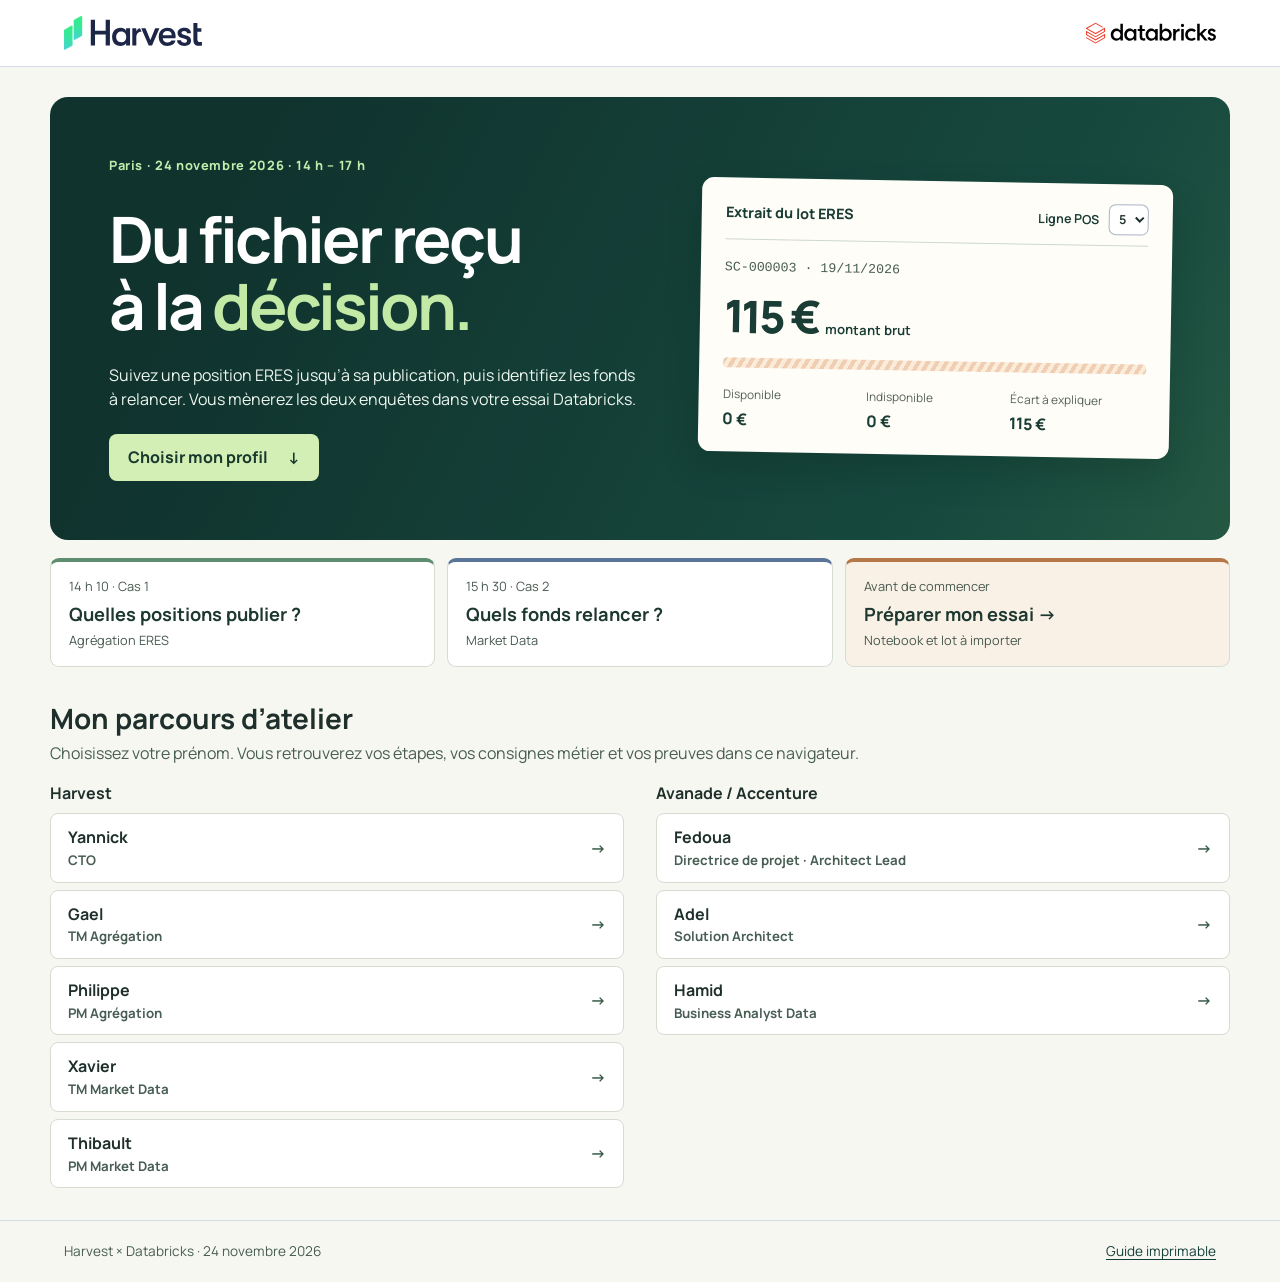
<file: participant/index.html>
<!doctype html><html lang="fr"><head><meta charset="utf-8"><meta name="viewport" content="width=device-width, initial-scale=1"><title>Harvest — atelier pratique</title><link rel="stylesheet" href="assets/style.css"><link rel="stylesheet" href="assets/semantics.css"><link rel="stylesheet" href="assets/parcours.css"></head><body class="pg-home"><script>
function openMissionLink() {
  if (/^#(contracts|funds)\/[0-4]$/.test(location.hash))
    location.replace('missions.html' + location.search + location.hash);
}
window.addEventListener('hashchange', openMissionLink);
openMissionLink();
</script><a class="skip" href="#personal-guide">Aller au contenu</a><header><img src="assets/harvest.svg" alt="Harvest"><img class="db" src="assets/databricks.svg" alt="Databricks"></header><main id="personal-guide" tabindex="-1"><noscript><h1>Mon parcours d’atelier</h1><p>Activez JavaScript pour enregistrer votre suivi personnel, ou consultez le <a href="guide.html">guide imprimable</a>.</p></noscript></main><div class="pg-messages"><p id="guide-message" role="status" aria-live="polite"></p><p id="guide-storage" hidden>Le navigateur ne peut pas enregistrer votre suivi. Exportez-le avant de fermer cette page.</p></div><dialog id="pg-presentation" aria-labelledby="pg-present-title"><form method="dialog"><button autofocus>Fermer</button></form><div id="pg-present-body"></div></dialog><footer><span>Harvest × Databricks · 24 novembre 2026</span><a href="guide.html">Guide imprimable</a></footer><script type="application/json" id="parcours-data">{"edition": "harvest-2026-11-24", "stages": [{"id": "essai", "group": "Préparation", "time": "14 h 00", "title": "Ouvrir l’essai", "action": "Connectez-vous avec votre compte à l’essai de votre organisation. Téléchargez le petit lot et le notebook, puis préparez votre import.", "proof": "Vous avez relevé le chemin du volume, votre identité de lecture et le nom de votre schéma personnel.", "url": "trial.html", "link": "Préparer mon essai"}, {"id": "lot", "group": "ERES", "time": "14 h 10", "title": "Suivre le lot ERES", "action": "Chargez le petit lot. Suivez une position depuis la ligne du CSV jusqu’à sa décision dans Gold.", "proof": "Vous pouvez retrouver une ligne source et expliquer sa décision.", "url": "eres.html#positions", "link": "Suivre les positions"}, {"id": "genie", "group": "ERES", "time": "14 h 40", "title": "Expliquer les rejets", "action": "Interrogez Genie sur le bilan du lot. Comparez les positions rejetées et historiques avec le SQL.", "proof": "Vous avez un résultat SQL, une conversation Genie et une explication de l’écart de ventilation.", "url": "eres.html#enquete", "link": "Ouvrir la question Genie"}, {"id": "revue", "group": "ERES", "time": "14 h 55", "title": "Construire la revue", "action": "Dans Builder, créez une revue du lot en lecture seule. Testez un filtre vide et améliorez la première version.", "proof": "Vous avez une version de l’app et un écart observé pendant votre essai.", "url": "eres.html#revue", "link": "Ouvrir les prompts Builder"}, {"id": "fonds", "group": "Market Data", "time": "15 h 30", "title": "Enquêter sur les fonds", "action": "Exécutez les sections « Préparer le parcours suivant » et « Reçu de mon schéma » dans le schéma du petit lot. Créez votre espace Genie avec fund_freshness et calculation_review. Dans « Mes accès », collez le reçu du notebook puis ajoutez vos liens avant de comparer F003 et F005.", "proof": "Vous pouvez expliquer pourquoi une seule des deux VL manquantes demande une relance à 10 h UTC.", "url": "missions.html#funds/1", "link": "Ouvrir l’enquête fonds"}, {"id": "impact", "group": "Market Data", "time": "15 h 50", "title": "Vérifier l’impact", "action": "Construisez la revue de fraîcheur, puis comparez l’app, Genie et le SQL sur les versions et les calculs concernés.", "proof": "Vous avez vérifié au moins un fonds et un calcul, puis relevé la version de l’app.", "url": "missions.html#funds/2", "link": "Construire l’app fonds", "extraUrl": "missions.html#funds/3", "extraLink": "Vérifier dans SQL"}, {"id": "decision", "group": "Restitution", "time": "16 h 35", "title": "Présenter ma décision", "action": "Ouvrez vos versions publiées et préparez une preuve à présenter, une limite et le prochain test.", "proof": "Vous avez consigné votre décision, la personne à qui proposer le prochain test et son échéance.", "url": "missions.html#funds/4", "link": "Préparer la restitution"}], "people": [{"id": "yannick", "name": "Yannick", "team": "Harvest", "role": "CTO", "tasks": {"lot": "Formulez le critère qui autorise la publication d’une position et testez-le sur une ligne.", "revue": "Vérifiez que la revue permet de justifier une décision de publication.", "decision": "Arbitrez le prochain test, son responsable et la preuve attendue."}}, {"id": "gael", "name": "Gael", "team": "Harvest", "role": "TM Agrégation", "tasks": {"essai": "Vérifiez que le compute peut lire votre lot dans le volume et relevez le schéma créé par votre notebook.", "lot": "Exécutez l’import et remontez de la position rejetée pour ventilation au fichier et à sa ligne.", "genie": "Comparez le bilan SQL au résultat de Genie et expliquez la différence entre rejet et historique."}}, {"id": "philippe", "name": "Philippe", "team": "Harvest", "role": "PM Agrégation", "tasks": {"lot": "Prenez une position publiée, une historique et une rejetée. Expliquez la décision dans vos mots.", "revue": "Testez les libellés des trois décisions et ce que l’app affiche quand un filtre ne renvoie aucune position.", "decision": "Présentez une décision métier que la revue permet de prendre et la preuve associée."}}, {"id": "xavier", "name": "Xavier", "team": "Harvest", "role": "TM Market Data", "tasks": {"genie": "Examinez comment le lot fixe la date de référence avant de passer au calendrier des fonds.", "fonds": "Vérifiez les échéances de F003 et F005 au même instant dans le SQL généré par Genie.", "impact": "Vérifiez les versions reçues et consommées et comptez les calculs au bon grain."}}, {"id": "thibault", "name": "Thibault", "team": "Harvest", "role": "PM Market Data", "tasks": {"lot": "Repérez la règle de date du lot et formulez la question équivalente pour les VL.", "fonds": "Examinez F003 et F005. Pour chacun, dites si le métier doit agir maintenant.", "impact": "Vérifiez que l’app distingue absence, retard résolu et calcul candidat au recalcul."}}, {"id": "fedoua", "name": "Fedoua", "team": "Avanade / Accenture", "role": "Directrice de projet · Architect Lead", "tasks": {"essai": "Relevez les accès dont vous disposez dans l’essai Avanade et la ressource à demander si l’import bloque.", "revue": "Ouvrez la version publiée avec votre identité et consignez le résultat du contrôle d’accès.", "decision": "Proposez un prochain jalon Avanade à partir d’une preuve et d’une limite de vos essais."}}, {"id": "adel", "name": "Adel", "team": "Avanade / Accenture", "role": "Solution Architect", "tasks": {"lot": "Inspectez la jointure sous-contrat → compte et vérifiez le bilan obtenu dans votre schéma.", "genie": "Relisez le SQL de Genie et vérifiez qu’une position source compte une seule fois.", "revue": "Rejouez le petit lot avec votre code personnel et comparez les compteurs de la revue."}}, {"id": "hamid", "name": "Hamid", "team": "Avanade / Accenture", "role": "Business Analyst Data", "tasks": {"lot": "Vérifiez la ventilation et la fenêtre de trois ans sur les deux lignes rejetées.", "revue": "Comparez les compteurs de l’app aux résultats SQL et notez un libellé à améliorer.", "impact": "Rapprochez les preuves sur les fonds et les calculs, avec le dénominateur de chaque indicateur."}}], "positions": [{"line": 2, "account": "SC-000001", "day": "18/11/2026", "gross": 63, "available": 31, "unavailable": 32}, {"line": 3, "account": "SC-000001", "day": "19/11/2026", "gross": 63, "available": 31, "unavailable": 32}, {"line": 4, "account": "SC-000002", "day": "19/11/2026", "gross": 88, "available": 44, "unavailable": 44}, {"line": 5, "account": "SC-000003", "day": "19/11/2026", "gross": 115, "available": 0, "unavailable": 0}, {"line": 6, "account": "SC-000004", "day": "19/11/2026", "gross": 144, "available": 72, "unavailable": 72}, {"line": 7, "account": "SC-000005", "day": "22/11/2023", "gross": 175, "available": 87, "unavailable": 88}]}</script><script src="assets/parcours.js"></script></body></html>
</file>
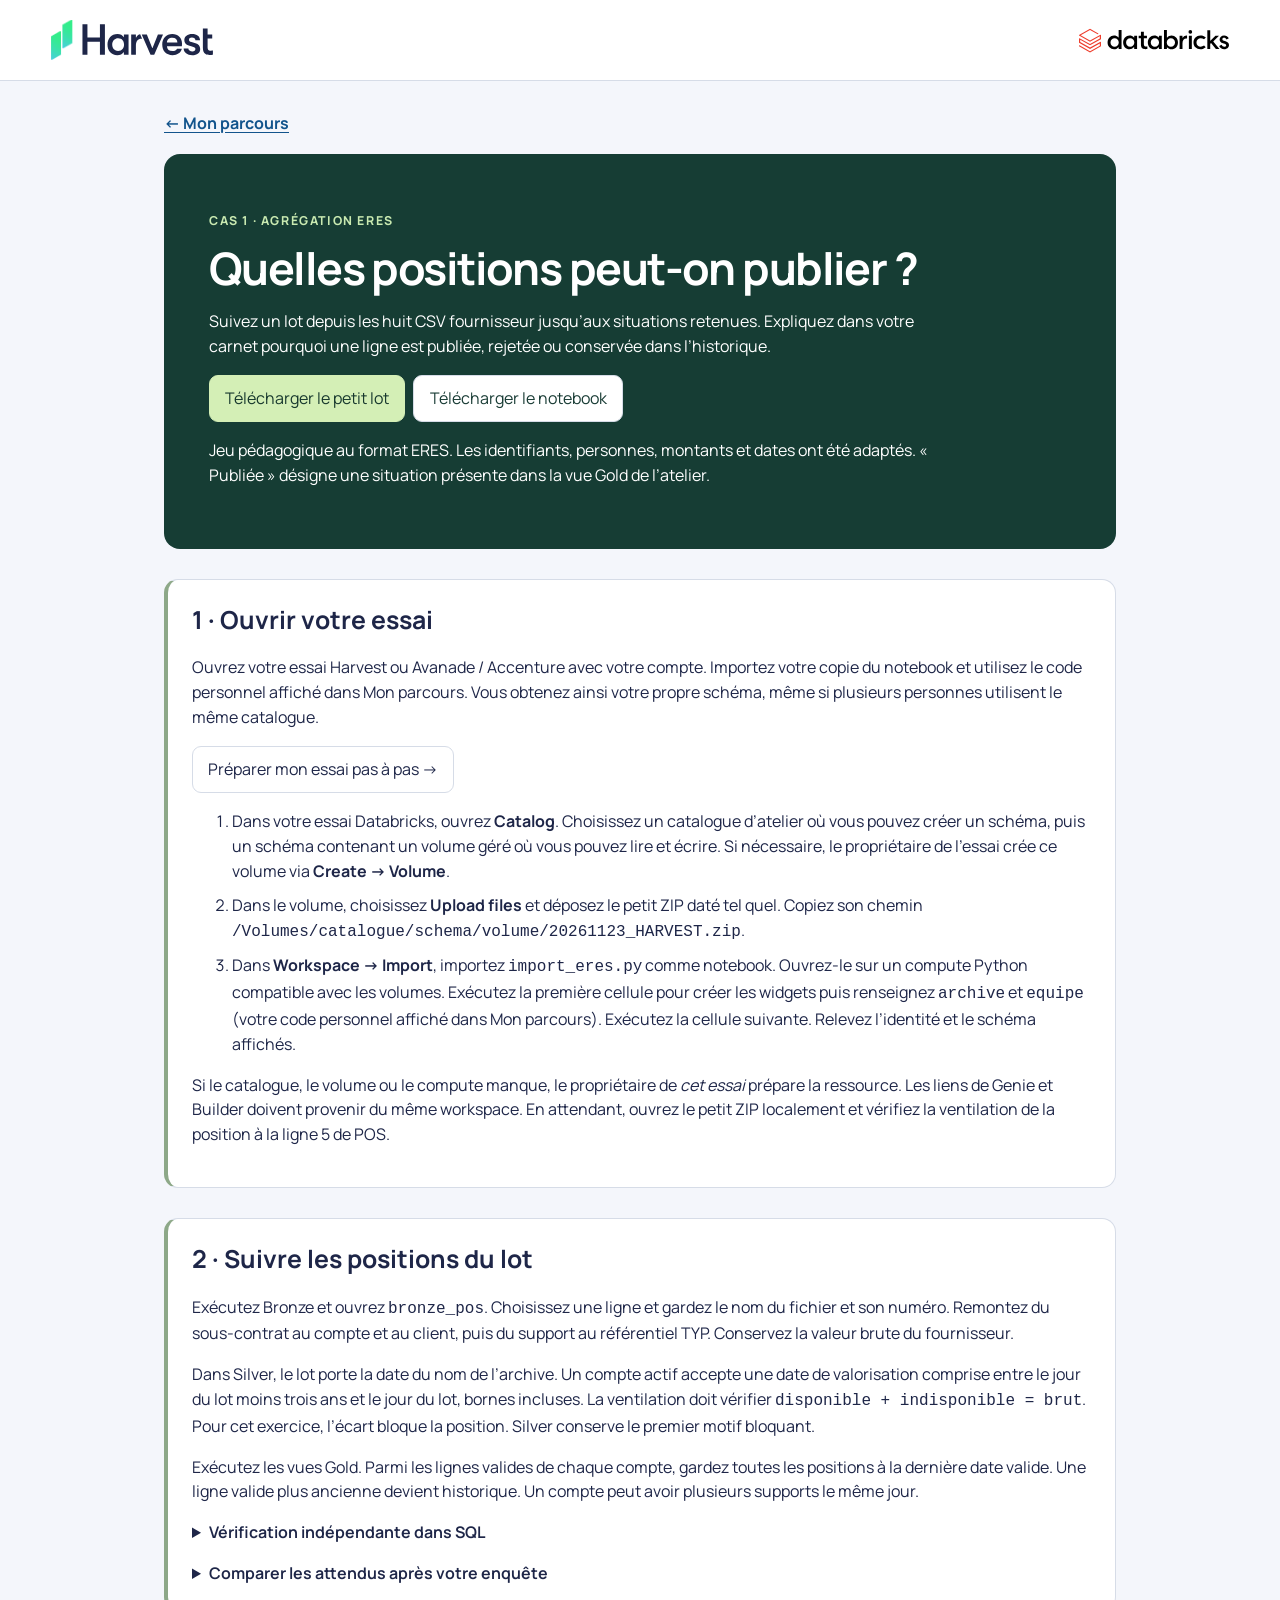
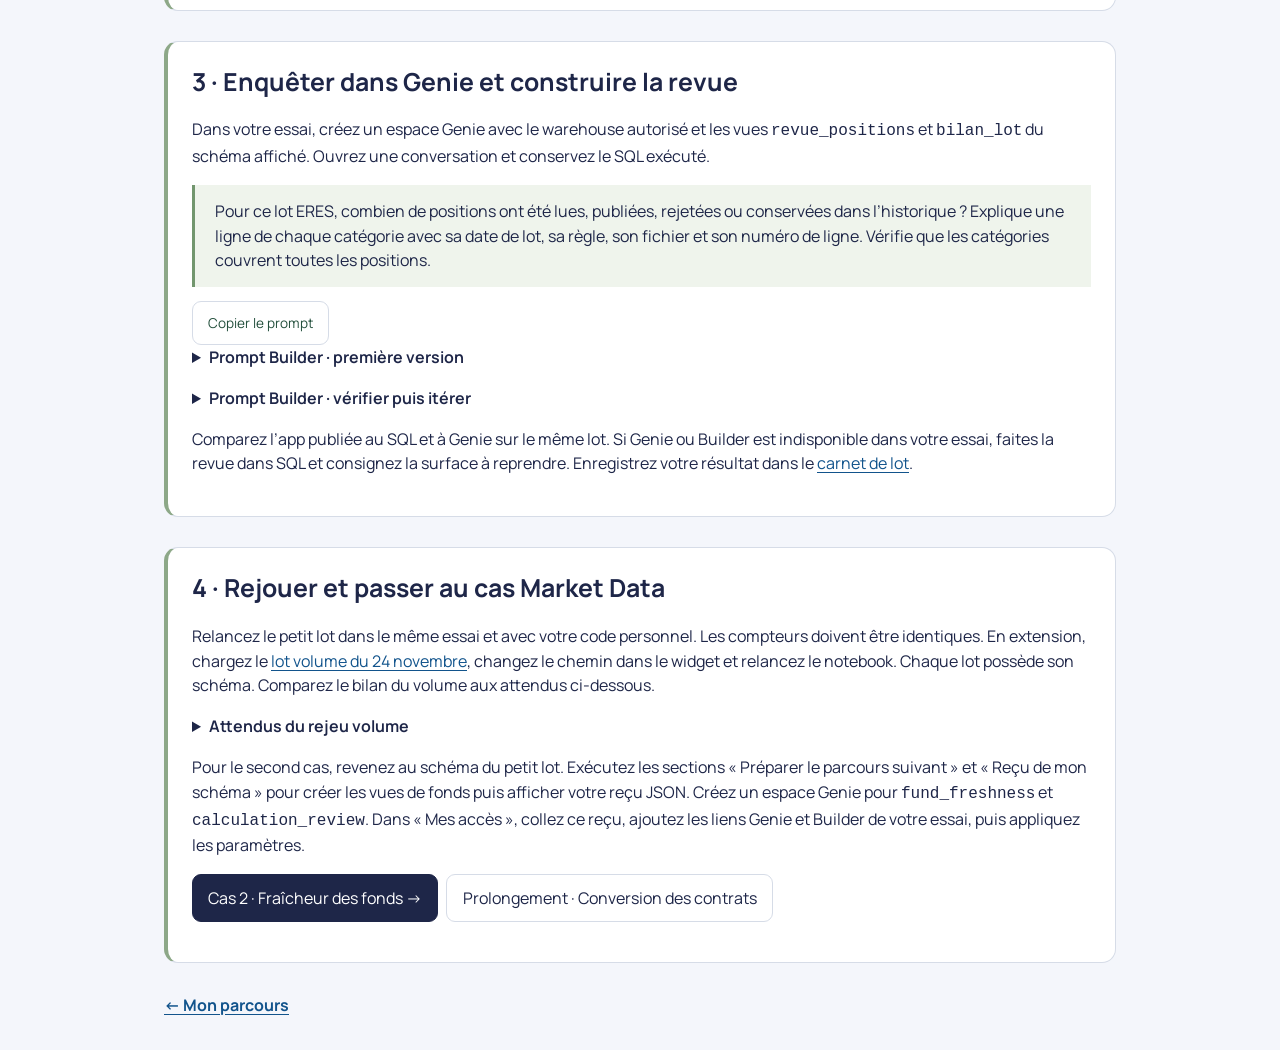
<file: participant/eres.html>
<!doctype html><html lang="fr"><head><meta charset="utf-8"><meta name="viewport" content="width=device-width, initial-scale=1"><title>Harvest — atelier pratique</title><link rel="stylesheet" href="assets/style.css"><link rel="stylesheet" href="assets/semantics.css"><link rel="stylesheet" href="assets/parcours.css"></head><body><a class="skip" href="#eres-title">Aller au contenu</a><header><img src="assets/harvest.svg" alt="Harvest"><img class="db" src="assets/databricks.svg" alt="Databricks"></header><main class="guide eres-home"><a class="pg-return" href="index.html">← Mon parcours</a><section class="eres-start" aria-labelledby="eres-title">
<p class="eyebrow">Cas 1 · Agrégation ERES</p>
<h1 id="eres-title">Quelles positions peut-on publier&nbsp;?</h1>
<p>Suivez un lot depuis les huit CSV fournisseur jusqu’aux situations retenues. Expliquez dans votre carnet pourquoi une ligne est publiée, rejetée ou conservée dans l’historique.</p>
<div class="actions"><a class="button primary" href="eres/20261123_HARVEST.zip" download>Télécharger le petit lot</a> <a class="button" href="eres/import_eres.py" download>Télécharger le notebook</a></div>
<p>Jeu pédagogique au format ERES. Les identifiants, personnes, montants et dates ont été adaptés. « Publiée » désigne une situation présente dans la vue Gold de l’atelier.</p>
</section>
<section class="card" id="essai"><h2>1 · Ouvrir votre essai</h2>
<p>Ouvrez votre essai Harvest ou Avanade / Accenture avec votre compte. Importez votre copie du notebook et utilisez le code personnel affiché dans Mon parcours. Vous obtenez ainsi votre propre schéma, même si plusieurs personnes utilisent le même catalogue.</p>
<p><a class="button" href="trial.html">Préparer mon essai pas à pas →</a></p>
<ol><li>Dans votre essai Databricks, ouvrez <strong>Catalog</strong>. Choisissez un catalogue d’atelier où vous pouvez créer un schéma, puis un schéma contenant un volume géré où vous pouvez lire et écrire. Si nécessaire, le propriétaire de l’essai crée ce volume via <strong>Create → Volume</strong>.</li>
<li>Dans le volume, choisissez <strong>Upload files</strong> et déposez le petit ZIP daté tel quel. Copiez son chemin <code>/Volumes/catalogue/schema/volume/20261123_HARVEST.zip</code>.</li>
<li>Dans <strong>Workspace → Import</strong>, importez <code>import_eres.py</code> comme notebook. Ouvrez-le sur un compute Python compatible avec les volumes. Exécutez la première cellule pour créer les widgets puis renseignez <code>archive</code> et <code>equipe</code> (<span data-person-code>votre code personnel affiché dans Mon parcours</span>). Exécutez la cellule suivante. Relevez l’identité et le schéma affichés.</li></ol>
<p>Si le catalogue, le volume ou le compute manque, le propriétaire de <em>cet essai</em> prépare la ressource. Les liens de Genie et Builder doivent provenir du même workspace. En attendant, ouvrez le petit ZIP localement et vérifiez la ventilation de la position à la ligne 5 de POS.</p></section>
<section class="card" id="positions"><h2>2 · Suivre les positions du lot</h2>
<p>Exécutez Bronze et ouvrez <code>bronze_pos</code>. Choisissez une ligne et gardez le nom du fichier et son numéro. Remontez du sous-contrat au compte et au client, puis du support au référentiel TYP. Conservez la valeur brute du fournisseur.</p>
<p>Dans Silver, le lot porte la date du nom de l’archive. Un compte actif accepte une date de valorisation comprise entre le jour du lot moins trois ans et le jour du lot, bornes incluses. La ventilation doit vérifier <code>disponible + indisponible = brut</code>. Pour cet exercice, l’écart bloque la position. Silver conserve le premier motif bloquant.</p>
<p>Exécutez les vues Gold. Parmi les lignes valides de chaque compte, gardez toutes les positions à la dernière date valide. Une ligne valide plus ancienne devient historique. Un compte peut avoir plusieurs supports le même jour.</p>
<details><summary>Vérification indépendante dans SQL</summary><p>Dans SQL Editor, sélectionnez le catalogue et le schéma affichés par le notebook. Comparez les résultats suivants à <code>bilan_lot</code>.</p>
<pre>SELECT (SELECT count(*) FROM bronze_pos) AS lues,
       (SELECT count(*) FROM gold_situation) AS publiees,
       (SELECT count(*) FROM revue_positions WHERE decision = 'HISTORIQUE') AS historiques,
       (SELECT count(*) FROM silver_positions WHERE regle &lt;&gt; 'VALIDE') AS rejetees;
SELECT fichier, ligne_csv, valeur_euro, disponible, indisponible
FROM silver_positions WHERE disponible + indisponible &lt;&gt; valeur_euro;
SELECT code_contrat, date_valorisation, decision
FROM revue_positions WHERE code_sous_contrat = 'SC-000001'
ORDER BY date_valorisation;</pre></details>
<details><summary>Comparer les attendus après votre enquête</summary><p>Petit lot du 23 novembre 2026 : 6 positions lues, 3 publiées, 1 historique, 2 rejetées. Un rejet concerne la ventilation, l’autre une date antérieure au 23 novembre 2023 sur compte actif. Le lot contient aussi 4 lignes de mouvement pour 3 groupes. Un groupe réunit 2 lignes et un seul détail instrumenté.</p></details></section>
<section class="card" id="enquete"><h2>3 · Enquêter dans Genie et construire la revue</h2>
<p>Dans votre essai, créez un espace Genie avec le warehouse autorisé et les vues <code>revue_positions</code> et <code>bilan_lot</code> du schéma affiché. Ouvrez une conversation et conservez le SQL exécuté.</p>
<blockquote>Pour ce lot ERES, combien de positions ont été lues, publiées, rejetées ou conservées dans l’historique ? Explique une ligne de chaque catégorie avec sa date de lot, sa règle, son fichier et son numéro de ligne. Vérifie que les catégories couvrent toutes les positions.</blockquote>
<details id="revue"><summary>Prompt Builder · première version</summary><p>Dans Apps → Build de votre essai, sélectionnez votre App Space et joignez votre conversation, le nom complet des deux vues et le SQL vérifié. Ajoutez votre code personnel au nom de votre app.</p>
<blockquote>Construis une application en français pour la revue d’un lot ERES en lecture seule. Utilise uniquement les deux vues qualifiées de notre conversation. Dans bilan_lot, affiche lues, publiees, rejetees et historiques par date_lot. Dans revue_positions, une ligne représente une position source. Filtre par decision et regle. Sur une ligne, affiche fichier, ligne_csv, date_valorisation, valeur_euro, disponible et indisponible. Affiche l’identité effective de lecture, gère l’absence de ligne et le refus de lecture. Ne modifie aucune donnée et n’invente aucun résultat si la requête échoue.</blockquote></details>
<details><summary>Prompt Builder · vérifier puis itérer</summary><blockquote>Voici mon écart observé et le SQL de contrôle : [coller vos preuves]. Adapte l’app pour expliquer cet écart. Distingue une position valide historique d’une position rejetée, montre la dernière date valide du compte et rapproche les trois catégories du total lu. Teste un filtre vide et une ligne de ventilation en échec. Fournis la version et les vérifications réellement exécutées.</blockquote></details>
<p>Comparez l’app publiée au SQL et à Genie sur le même lot. Si Genie ou Builder est indisponible dans votre essai, faites la revue dans SQL et consignez la surface à reprendre. Enregistrez votre résultat dans le <a href="eres/carnet.csv" download>carnet de lot</a>.</p></section>
<section class="card"><h2>4 · Rejouer et passer au cas Market Data</h2>
<p>Relancez le petit lot dans le même essai et avec votre code personnel. Les compteurs doivent être identiques. En extension, chargez le <a href="eres/20261124_HARVEST.zip" download>lot volume du 24 novembre</a>, changez le chemin dans le widget et relancez le notebook. Chaque lot possède son schéma. Comparez le bilan du volume aux attendus ci-dessous.</p>
<details><summary>Attendus du rejeu volume</summary><p>160 007 positions lues, 144 007 publiées, 16 000 rejetées pour ventilation, 0 historique. Le lot contient 404 969 lignes dans ses huit fichiers source.</p></details>
<p>Pour le second cas, revenez au schéma du petit lot. Exécutez les sections « Préparer le parcours suivant » et « Reçu de mon schéma » pour créer les vues de fonds puis afficher votre reçu JSON. Créez un espace Genie pour <code>fund_freshness</code> et <code>calculation_review</code>. Dans « Mes accès », collez ce reçu, ajoutez les liens Genie et Builder de votre essai, puis appliquez les paramètres.</p>
<div class="actions"><a class="button primary" href="missions.html#funds/0">Cas 2 · Fraîcheur des fonds →</a> <a class="button" href="missions.html#contracts/0">Prolongement · Conversion des contrats</a></div></section>
<a class="pg-return" href="index.html">← Mon parcours</a><span id="copy-feedback" role="status"></span></main><script id="profile-context" type="application/json">{"edition": "harvest-2026-11-24", "ids": ["yannick", "gael", "philippe", "xavier", "thibault", "fedoua", "adel", "hamid"], "stages": {"essai": "Ouvrir l’essai", "lot": "Suivre le lot ERES", "genie": "Expliquer les rejets", "revue": "Construire la revue", "fonds": "Enquêter sur les fonds", "impact": "Vérifier l’impact", "decision": "Présenter ma décision"}, "names": {"yannick": "Yannick", "gael": "Gael", "philippe": "Philippe", "xavier": "Xavier", "thibault": "Thibault", "fedoua": "Fedoua", "adel": "Adel", "hamid": "Hamid"}}</script><script src="assets/profile-links.js"></script><script src="assets/eres.js"></script></body></html>
</file>
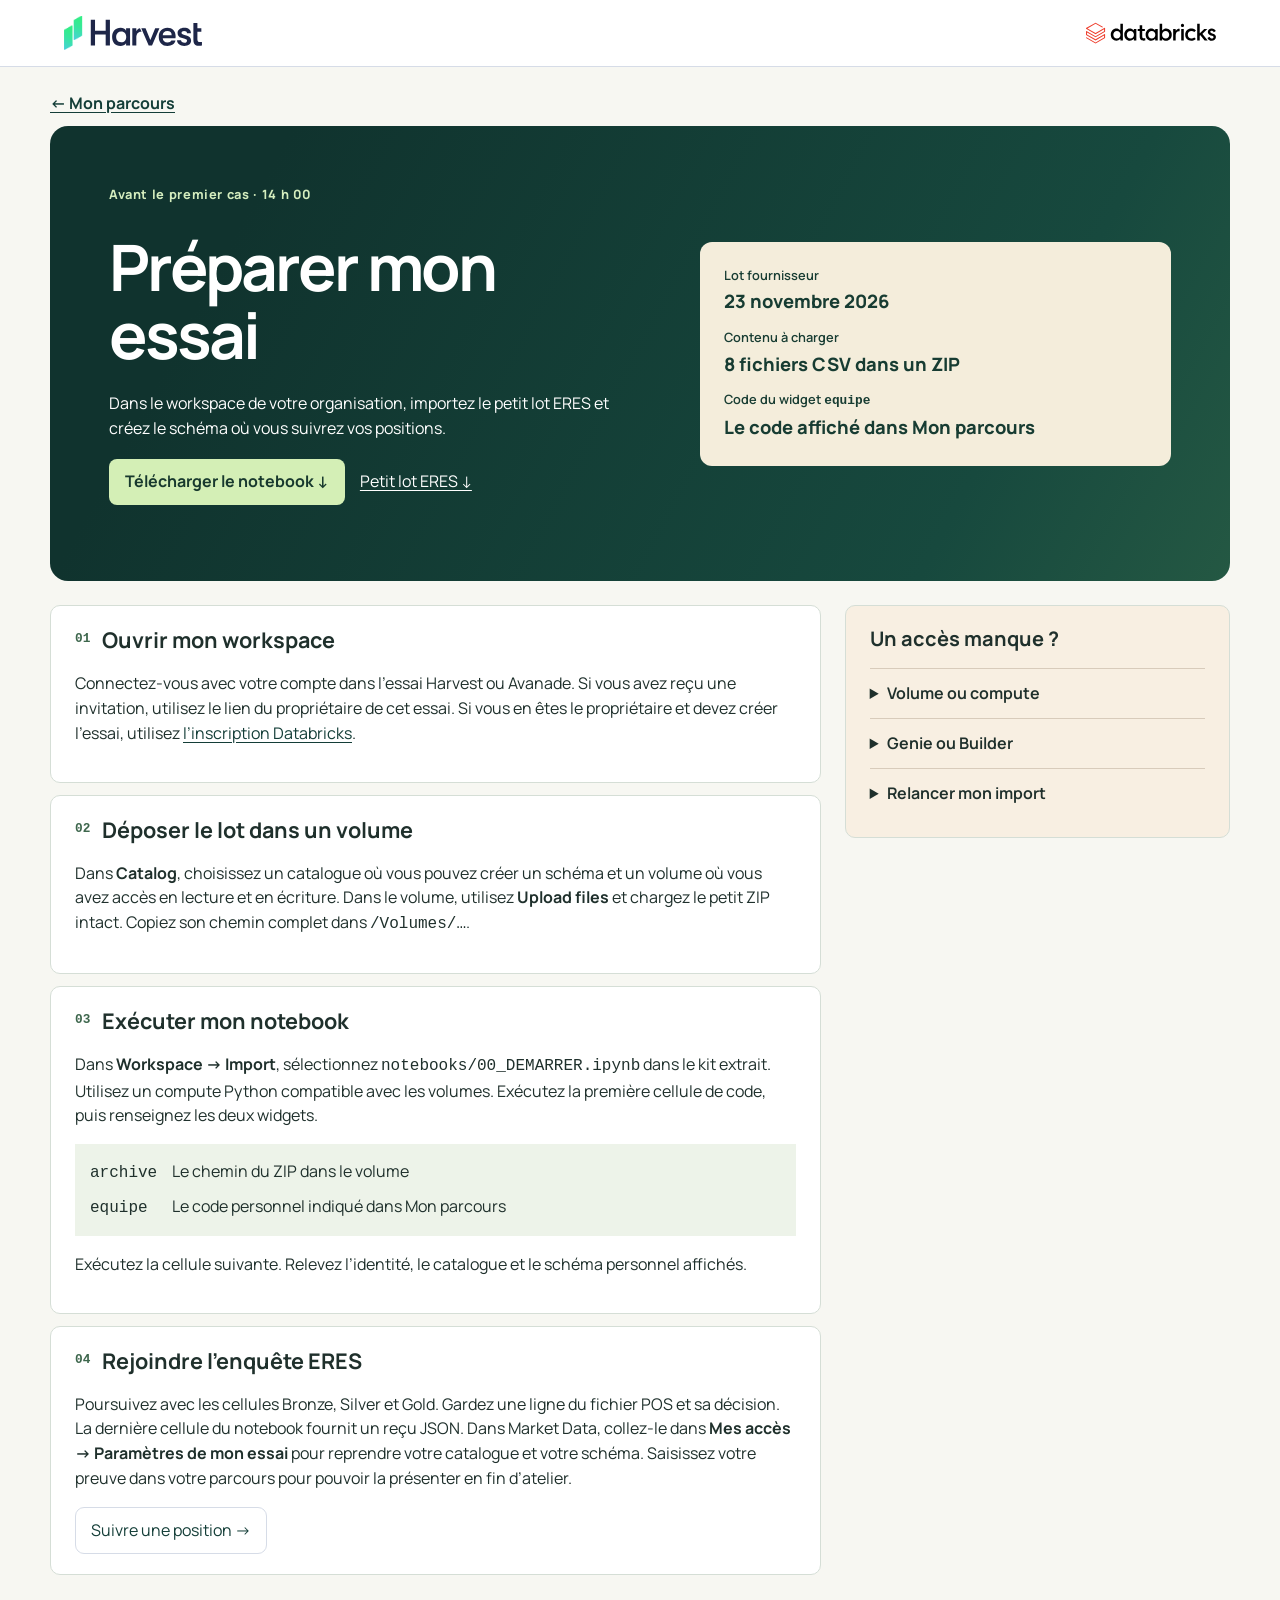
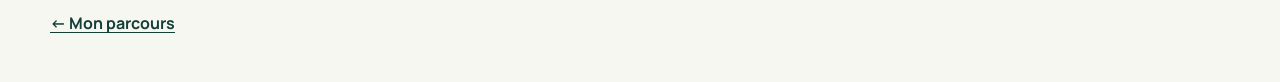
<file: participant/trial.html>
<!doctype html><html lang="fr"><head><meta charset="utf-8"><meta name="viewport" content="width=device-width, initial-scale=1"><title>Préparer mon essai · Harvest</title><link rel="stylesheet" href="assets/style.css"><link rel="stylesheet" href="assets/semantics.css"><link rel="stylesheet" href="assets/parcours.css"></head><body class="pg-home"><a class="skip" href="#installation">Aller à la préparation</a><header><img src="assets/harvest.svg" alt="Harvest"><img class="db" src="assets/databricks.svg" alt="Databricks"></header><main class="trial-page" id="installation"><a class="pg-return" href="index.html">← Mon parcours</a><section class="trial-hero">
  <div><p class="pg-kicker">Avant le premier cas · 14 h 00</p><h1>Préparer mon essai</h1>
  <p>Dans le workspace de votre organisation, importez le petit lot ERES et créez le schéma où vous suivrez vos positions.</p>
  <div class="pg-resources"><a class="pg-main" href="notebooks/00_DEMARRER.ipynb" download>Télécharger le notebook ↓</a><a class="pg-secondary" href="eres/20261123_HARVEST.zip" download>Petit lot ERES ↓</a></div></div>
  <dl class="trial-ticket"><dt>Lot fournisseur</dt><dd>23 novembre 2026</dd><dt>Contenu à charger</dt><dd>8 fichiers CSV dans un ZIP</dd><dt>Code du widget <code>equipe</code></dt><dd data-person-code>Le code affiché dans Mon parcours</dd></dl>
</section>
<div class="trial-layout"><div class="trial-sequence">
<section><h2>Ouvrir mon workspace</h2><p>Connectez-vous avec votre compte dans l’essai Harvest ou Avanade. Si vous avez reçu une invitation, utilisez le lien du propriétaire de cet essai. Si vous en êtes le propriétaire et devez créer l’essai, utilisez <a href="https://www.databricks.com/try-databricks" target="_blank" rel="noopener noreferrer">l’inscription Databricks</a>.</p></section>
<section><h2>Déposer le lot dans un volume</h2><p>Dans <strong>Catalog</strong>, choisissez un catalogue où vous pouvez créer un schéma et un volume où vous avez accès en lecture et en écriture. Dans le volume, utilisez <strong>Upload files</strong> et chargez le petit ZIP intact. Copiez son chemin complet dans <code>/Volumes/…</code>.</p></section>
<section><h2>Exécuter mon notebook</h2><p>Dans <strong>Workspace → Import</strong>, sélectionnez <code>notebooks/00_DEMARRER.ipynb</code> dans le kit extrait. Utilisez un compute Python compatible avec les volumes. Exécutez la première cellule de code, puis renseignez les deux widgets.</p>
<dl class="trial-fields"><dt><code>archive</code></dt><dd>Le chemin du ZIP dans le volume</dd><dt><code>equipe</code></dt><dd data-person-code>Le code personnel indiqué dans Mon parcours</dd></dl>
<p>Exécutez la cellule suivante. Relevez l’identité, le catalogue et le schéma personnel affichés.</p></section>
<section><h2>Rejoindre l’enquête ERES</h2><p>Poursuivez avec les cellules Bronze, Silver et Gold. Gardez une ligne du fichier POS et sa décision. La dernière cellule du notebook fournit un reçu JSON. Dans Market Data, collez-le dans <strong>Mes accès → Paramètres de mon essai</strong> pour reprendre votre catalogue et votre schéma. Saisissez votre preuve dans votre parcours pour pouvoir la présenter en fin d’atelier.</p>
<a class="button" href="eres.html#positions">Suivre une position →</a></section>
</div><aside class="trial-support"><h2>Un accès manque ?</h2>
<details><summary>Volume ou compute</summary><p>Demandez au propriétaire de votre essai le volume et le compute autorisés. En attendant, ouvrez le lot localement et comparez le montant brut aux deux montants de ventilation sur la ligne 5 de POS.</p></details>
<details><summary>Genie ou Builder</summary><p>Utilisez le SQL de contrôle dans la fiche ERES. Notez la surface indisponible et reprenez cette étape dès que votre accès est ouvert.</p></details>
<details><summary>Relancer mon import</summary><p>Réutilisez le même lot, le même catalogue et votre code personnel. Le notebook retrouve le schéma du lot. Contrôlez le bilan après le rejeu.</p></details>
</aside></div>
<a class="pg-return" href="index.html">← Mon parcours</a></main><script id="profile-context" type="application/json">{"edition": "harvest-2026-11-24", "ids": ["yannick", "gael", "philippe", "xavier", "thibault", "fedoua", "adel", "hamid"], "stages": {"essai": "Ouvrir l’essai", "lot": "Suivre le lot ERES", "genie": "Expliquer les rejets", "revue": "Construire la revue", "fonds": "Enquêter sur les fonds", "impact": "Vérifier l’impact", "decision": "Présenter ma décision"}, "names": {"yannick": "Yannick", "gael": "Gael", "philippe": "Philippe", "xavier": "Xavier", "thibault": "Thibault", "fedoua": "Fedoua", "adel": "Adel", "hamid": "Hamid"}}</script><script src="assets/profile-links.js"></script></body></html>
</file>
<file: participant/assets/style.css>
:root{--ink:#1e2648;--muted:#526075;--green:#33ee87;--bg:#f4f6fb;--line:#d6dce7;--white:#fff;font-family:Inter,system-ui,-apple-system,sans-serif;color:var(--ink);background:var(--bg);font-size:16px;line-height:1.55}*{box-sizing:border-box}body{margin:0}a{color:#12548c;text-underline-offset:3px}button,input,textarea,select{font:inherit}button,.button{border:1px solid var(--line);background:white;color:var(--ink);padding:.65rem .95rem;border-radius:9px;cursor:pointer;text-decoration:none;display:inline-block}button:hover,.button:hover{border-color:var(--ink);background:#eef3f7}button[aria-current=step],button[aria-pressed=true],.primary{background:var(--ink);color:white;border-color:var(--ink)}button:disabled{opacity:.6;cursor:not-allowed}:focus-visible{outline:3px solid #005eba;outline-offset:3px}.skip{position:absolute;top:-80px;left:12px;padding:12px;background:white;z-index:9}.skip:focus{top:10px}header{background:white;border-bottom:1px solid var(--line);padding:20px 4vw;display:flex;align-items:center;justify-content:space-between;gap:20px}header img{max-width:180px;height:40px;object-fit:contain}header img.db{width:150px;height:auto}.eyebrow{font-size:.77rem;font-weight:750;letter-spacing:.13em;text-transform:uppercase;color:var(--muted)}.hero{background:var(--ink);color:white;padding:36px 4vw}.hero .eyebrow{color:var(--green)}h1{font-size:clamp(1.9rem,3.5vw,3.1rem);line-height:1.13;letter-spacing:-.035em;max-width:900px;margin:.6rem 0 1rem}.hero p{max-width:850px;color:#e6eaf2}.pills{display:flex;flex-wrap:wrap;gap:10px}.pill{border:1px solid #74809b;border-radius:100px;padding:4px 12px;font-size:.85rem}.layout{display:grid;grid-template-columns:230px minmax(0,1fr) 330px;gap:24px;padding:28px 4vw;max-width:1800px;margin:auto}nav,.notebook{align-self:start;position:sticky;top:18px}nav button{display:block;width:100%;text-align:left;margin-bottom:8px}nav select{width:100%;margin-bottom:18px}h2{font-size:1.55rem;line-height:1.25;margin-top:0}h3{font-size:1.1rem}.card{background:white;border:1px solid var(--line);border-radius:14px;padding:24px;margin-bottom:20px;min-width:0}.card.accent{border-top:4px solid var(--green)}.muted{color:var(--muted);font-size:.9rem}.notice{background:#fff5dc;border-left:4px solid #956400;padding:14px 18px;border-radius:5px;margin-bottom:20px}.notice.info{background:#eaf4fc;border-color:#12548c}.step-top{display:flex;justify-content:space-between;align-items:center;gap:15px}.step-top p{margin:0}.actions{display:flex;flex-wrap:wrap;gap:8px;margin:16px 0}label{display:block;font-size:.9rem;font-weight:650;margin:14px 0 5px}textarea,input,select{width:100%;border:1px solid #a8b4c5;border-radius:7px;background:white;color:var(--ink);padding:9px}textarea{resize:vertical;min-height:85px}.notebook .card{padding:18px}.notebook details+details{margin-top:12px}summary{cursor:pointer;font-weight:650}pre{white-space:pre-wrap;overflow-wrap:anywhere;background:#f2f5f9;border:1px solid var(--line);padding:16px;border-radius:7px;font: .88rem/1.6 ui-monospace,SFMono-Regular,monospace;max-height:430px;overflow:auto}li+li{margin-top:9px}table{border-collapse:collapse;width:100%;font-size:.9rem}th,td{text-align:left;vertical-align:top;padding:10px;border-bottom:1px solid var(--line);overflow-wrap:anywhere}.tablewrap{overflow:auto}#status{min-height:26px;color:#174b36;font-size:.9rem}footer{padding:18px 4vw;color:var(--muted);font-size:.85rem;border-top:1px solid var(--line)}.guide{max-width:1000px;margin:auto;padding:30px 24px}.guide section{margin:30px 0}.guide pre{max-height:none}.guide .cover{background:var(--ink);color:white;padding:30px;border-radius:12px}.guide .cover p{color:#e6eaf2}.small{font-size:.8rem}.metric{font-size:2rem;font-weight:750;color:var(--ink)}.schedule td:first-child{white-space:nowrap}.note-reminder{font-size:.8rem;color:var(--muted)}.links a{display:block;margin:8px 0}.check{padding:15px 0;border-bottom:1px solid var(--line)}.check label{margin:0}.check p{margin:7px 0}code{overflow-wrap:anywhere}.sr{position:absolute;width:1px;height:1px;overflow:hidden;clip-path:inset(50%)}@media(max-width:1150px){.layout{grid-template-columns:190px minmax(0,1fr)}.notebook{grid-column:2;position:static}}@media(max-width:700px){header{padding:16px 20px}header img{max-width:130px;height:30px}header img.db{max-width:110px}.hero{padding:28px 20px}.layout{display:block;padding:20px}nav{position:static;display:grid;grid-template-columns:1fr 1fr;gap:6px;margin-bottom:20px}nav label,nav select,nav .eyebrow,nav .links{grid-column:1/-1}nav button{margin:0}.card{padding:18px}h1{font-size:2rem}.step-top{align-items:flex-start}.notebook{margin-top:24px}}@media print{body{background:white;font-size:10pt}header{padding:0 0 15px}nav,.hero,.no-print,button,.actions,.skip,footer{display:none!important}.layout{display:block;padding:0}.card{border:0;padding:8px 0;break-inside:avoid}.notebook{position:static}.guide{max-width:none;padding:0}.guide .cover{color:var(--ink);background:white;padding:0}.guide .cover p{color:var(--ink)}pre{max-height:none!important;white-space:pre-wrap;font-size:8pt}textarea{border:0;min-height:120px}.print-note{white-space:pre-wrap}.notice{background:white}.tablewrap{overflow:visible}h2,h3{break-after:avoid}a{color:var(--ink)}}

.card p,.card li,#decision,.guide p,.guide li{overflow-wrap:anywhere}
@media(max-width:700px){#steps{grid-column:1/-1;display:grid;grid-template-columns:1fr 1fr;gap:6px}.step-top{flex-wrap:wrap}nav>a{grid-column:1/-1}}

/* Harvest Atelier v4 — a guided studio for first-time participants. */
@font-face{font-family:Manrope;src:url('manrope.ttf') format('truetype');font-weight:200 800;font-display:swap}
.studio{--navy:#1e2648;--ink:#1e2648;--green:#33ee87;--muted:#596479;--line:#dce0df;--paper:#f6f7f3;background:var(--paper);color:var(--ink);font:15px/1.65 Manrope,system-ui,sans-serif}
.studio h1,.studio h2,.studio h3{font-family:inherit;letter-spacing:-.04em}
.studio button,.studio input,.studio textarea,.studio select{font:inherit}
.studio button{font-weight:700;transition:background .18s,border-color .18s,box-shadow .18s;min-height:44px}
.studio button:disabled{opacity:.45}
.studio a{color:inherit}
.studio :focus-visible{outline:3px solid #087948;outline-offset:4px}
.studio [hidden]{display:none!important}
.studio .eyebrow{font-size:10px;font-weight:800;letter-spacing:.13em;color:var(--muted)}
.studio .primary,.studio .secondary,.studio .lime-button{display:inline-flex;align-items:center;justify-content:center;gap:18px;min-height:46px;padding:12px 20px;border-radius:9px;text-decoration:none;font-size:13px;font-weight:750;line-height:1.5}
.studio .primary{background:var(--navy);color:white;border:1px solid var(--navy)}
.studio .primary:hover{background:#35436d;border-color:#35436d}
.studio .secondary{background:#fff;color:var(--ink);border:1px solid var(--line)}
.studio .lime-button{background:var(--green);border:1px solid var(--green);color:var(--navy)}
.studio .lime-button:hover{background:#9bffc7;box-shadow:0 5px 24px #33ee8720}
.studio .text-button{display:inline-flex;align-items:center;gap:14px;border:0;padding:6px 0;background:none;color:#09613d;font-size:13px;text-align:left}
.studio .text-button:hover{text-decoration:underline}
.studio .topbar{height:86px;padding:0 max(28px,calc((100vw - 1336px)/2));display:flex;justify-content:flex-start;gap:22px;background:#ffffffee;border-bottom:1px solid var(--line);position:sticky;top:0;z-index:20;backdrop-filter:blur(16px)}
.studio .brand-home{display:flex}.studio .topbar img{width:136px;height:38px}.studio .topbar img.db{width:105px;height:auto}
.brand-divider{height:28px;width:1px;background:var(--line)}
.workshop-wordmark{font-weight:800;letter-spacing:-.03em;font-size:17px;line-height:1.1}.workshop-wordmark>span{display:block;font-size:8px;letter-spacing:.22em;color:var(--muted);margin-top:7px}
.topbar-right{margin-left:auto;display:flex;align-items:center;gap:24px}
.studio .header-learn{border:0;background:none;font-size:12px;padding:8px 0;display:flex;align-items:center;gap:8px}.header-learn span{font-size:24px}
.studio .notebook-button{background:var(--navy);color:#fff;border:1px solid var(--navy);padding:9px 15px;font-size:12px;display:flex;align-items:center;gap:10px}.notebook-button span{font-size:19px}
.studio .workspace{max-width:1336px;margin:auto;padding:24px 28px 0;display:block}
.studio .journey{display:grid;grid-template-columns:215px minmax(0,1fr) auto;gap:24px;align-items:center;position:static;padding:14px 0 22px;border-bottom:1px solid var(--line);background:none;color:var(--ink);border-radius:0;margin-bottom:30px}
.journey-heading,.journey-caption,.journey-bottom>.eyebrow,.session-format,.journey-bottom .links,.guide-link{display:none}
.studio .journey select{width:100%;margin:0;background:white;border:1px solid #cbd2cc;font-size:12px;padding:12px;border-radius:9px}
.studio #steps{display:grid;grid-template-columns:repeat(5,minmax(0,1fr));gap:8px;margin:0}
.studio #steps button{display:flex;align-items:center;justify-content:center;gap:9px;text-align:left;margin:0;padding:9px 6px;border:0;background:none;color:var(--muted);border-radius:8px}
.studio #steps strong{font-size:11px;font-weight:700}.studio #steps small,.stage-arrow{display:none}
.stage-number{display:grid;place-items:center;width:26px;height:26px;border:1px solid #c5cdc8;border-radius:50%;font-size:10px;flex-shrink:0}
.studio #steps button[aria-current]{background:#e3eee5;color:#153c29}.studio #steps button[aria-current] .stage-number{background:#1e5639;color:white;border-color:#1e5639}
.studio #steps button:hover{background:#e8ece7;color:var(--ink)}
.journey-bottom{margin:0}.studio .journey .quiet{width:auto;font-size:11px;margin:0;border:0;background:none;padding:10px 0;color:var(--muted);white-space:nowrap}
.stage-heading{display:flex;justify-content:space-between;align-items:center;gap:20px;margin-bottom:12px}.stage-heading .eyebrow{margin:0 0 7px}.studio .stage-heading h1{font-size:44px;margin:0;line-height:1.15}.stage-meta{display:flex;gap:24px;font-size:12px;color:var(--muted)}
.stage-meta #stage-position{font-variant-numeric:tabular-nums;font-size:14px;font-weight:750}
.stage-question{font-size:19px;max-width:820px;line-height:1.6;margin:12px 0 28px;color:#49566c}
.studio[data-step="0"] .stage-heading{margin:0 0 16px}.studio[data-step="0"] .stage-heading h1{font-size:16px;letter-spacing:0;font-weight:650}.studio[data-step="0"] #current,.studio[data-step="0"] .stage-question,.studio[data-step="0"] #stage-position{display:none}
#step-title{scroll-margin-top:110px}#content{min-width:0}
/* The opening scene explains the method through business objects. */
.welcome{display:grid;grid-template-columns:1.04fr 1fr;align-items:center;gap:35px;padding:48px 48px 35px;background:var(--navy);border-radius:20px;color:#fff;overflow:hidden;position:relative}
.welcome:after{content:'';position:absolute;width:480px;height:480px;border:1px solid #ffffff07;border-radius:50%;right:-100px;top:-200px;pointer-events:none}
.hero-kicker{display:flex;align-items:center;gap:9px;color:#d2dbed;font-size:9px;font-weight:750;letter-spacing:.12em}.hero-kicker i{width:6px;height:6px;background:var(--green);border-radius:50%}
.studio .welcome h2{font-size:clamp(46px,4.5vw,68px);font-weight:550;letter-spacing:-.065em;line-height:1.05;margin:24px 0}.welcome h2 em{font-style:normal;color:var(--green)}
.welcome-copy>p{font-size:15px;color:#d4dbee;line-height:1.8;margin:0 0 28px}
.hero-actions{display:flex;align-items:center;gap:14px;flex-wrap:wrap}.studio .hero-discover{background:none;border:0;color:white;font-size:11px;padding:10px 0}.hero-discover:hover{text-decoration:underline}
.hero-facts{display:flex;gap:16px;flex-wrap:wrap;margin-top:28px;font-size:10px;color:#bcc7df}.hero-facts span+span:before{content:'·';margin-right:16px}
.sense-scene{position:relative;background:#ffffff06;border:1px solid #ffffff16;padding:25px 23px 18px;border-radius:16px;box-shadow:0 20px 60px #070b2426;transform:rotate(-1deg)}
.scene-caption{display:flex;gap:8px;align-items:center;letter-spacing:.09em;font-size:8px;color:#c3d2e2}.live-dot{width:5px;height:5px;background:var(--green);border-radius:50%}
.scene-question{font-size:25px;line-height:1.4;letter-spacing:-.03em;padding:22px 0 22px 24px;position:relative}.scene-question>span{color:var(--green);font-family:Georgia,serif;font-size:48px;position:absolute;left:0;top:6px}
.scene-map{position:relative;display:grid;grid-template-columns:1fr 33px 1fr 33px 1fr;align-items:center;gap:0;margin:4px 0 30px}
.scene-line{position:absolute;top:50%;height:1px;background:#8eb5a8;left:25px;right:25px}
.studio .scene-node{position:relative;border:1px solid #7d8ba666;min-width:0;color:white;background:#2d385a;border-radius:11px;padding:16px 7px;text-align:center;box-shadow:0 8px 16px #0001}
.studio .scene-node:hover{background:#3c4d6a;border-color:var(--green);transform:translateY(-3px)}
.node-icon{display:grid;place-items:center;margin:0 auto 12px;width:32px;height:32px;border-radius:9px;background:#a7f5cd1c;font-size:20px;color:#a7f5cd}.scene-node strong{display:block;font-size:11px}.scene-node small{display:block;font-size:8px;color:#c3cfdf;margin-top:5px}
.scene-link{font-size:7px;color:#cad5e5;z-index:1;align-self:center;background:#283252;padding:3px 0;text-align:center}
.scene-definition{display:flex;align-items:center;gap:11px;padding:17px 12px;background:#e7faef;border-radius:10px;color:#193d2c;box-shadow:0 8px 20px #0001}
.definition-icon{width:30px;height:30px;display:grid;place-items:center;background:#c8eed6;border-radius:7px;font-size:22px}.scene-definition small{font-size:8px;letter-spacing:.12em}.scene-definition strong{display:block;font-size:12px}.scene-definition p{font-size:9px;margin:3px 0 0}.definition-check{font-size:21px;margin-left:auto}
.scene-outcomes{display:flex;align-items:center;justify-content:center;gap:12px;margin:20px 0 0;font-size:9px;color:#e0e7f4}.scene-outcomes i{font-style:normal;color:var(--green)}.scene-footnote{font-size:8px;color:#b7c5dd;text-align:center;margin:15px 0 0}
.section-heading{display:flex;justify-content:space-between;gap:18px;align-items:end;margin:36px 0 19px}.studio .section-heading h2{font-size:29px;margin:6px 0 0;font-weight:650}.section-note{font-size:10px;color:var(--muted);padding-bottom:4px}
.track-grid{display:grid;grid-template-columns:1fr 1fr;gap:20px;margin-bottom:24px}
.studio .track-card{display:grid;grid-template-columns:160px 1fr;gap:0;padding:0;min-width:0;text-align:left;border:1px solid #d6ddd6;border-radius:14px;overflow:hidden;background:white;color:var(--ink);transition:box-shadow .2s,border-color .2s}
.studio .track-card:hover{border-color:#7c9e87;box-shadow:0 10px 25px #1d38200b}.studio .track-card.selected{border-color:#2c8656;box-shadow:0 0 0 1px #2c8656}
.mission-copy{padding:22px;min-width:0}.track-card-top{display:flex;justify-content:space-between;align-items:center;gap:8px;margin-bottom:18px}.track-letter{font-size:9px;letter-spacing:.1em;font-weight:800}.track-selection{font-size:9px;color:#246644}.track-title{display:block;font-size:23px;letter-spacing:-.04em;font-weight:700;line-height:1.25}.track-description{display:block;font-size:12px;font-weight:400;line-height:1.85;color:var(--muted);margin-top:12px}.track-output{display:flex;justify-content:space-between;gap:10px;font-size:10px;font-weight:700;padding-top:18px;margin-top:18px;border-top:1px solid #e3e7e2}.track-output>span{font-size:15px}
.mission-art{display:flex;justify-content:center;align-items:center;position:relative;min-height:240px;background:#e3eee7;padding:20px}
.contract-art{flex-direction:column;gap:4px}.mini-document{width:93px;background:#fff;border:1px solid #cbdcd0;border-radius:7px;padding:11px 10px;box-shadow:0 6px 10px #1b553814;transform:rotate(-7deg) translateX(-9px)}.mini-document span{display:block;font-size:5px;letter-spacing:.05em;color:#596b61}.mini-document b{font-size:24px;display:block;margin:3px 0}.mini-document i{display:block;height:3px;background:#dce6df;width:45px;margin-top:3px}.mini-document i:last-child{width:30px}.mini-document.converted{transform:rotate(8deg) translateX(12px);background:#f2fff7}.mini-document b small{font-size:16px;color:#34664c;margin-left:22px}.art-arrow{font-size:19px;line-height:1;transform:rotate(90deg)}
.fund-art{background:#e9eaf6;flex-direction:column;gap:20px}.fund-bars{display:flex;align-items:end;gap:6px;height:105px}.fund-bars i{height:65%;width:13px;background:#929fc6;border-radius:4px 4px 0 0}.fund-bars i:nth-child(2){height:82%}.fund-bars i:nth-child(3){height:73%}.fund-bars i:nth-child(5){height:91%}.fund-bars i:nth-child(6){height:100%}.fund-bars i.missing{height:85%;background:none;border:1px dashed #647599;display:grid;place-items:center;font-size:14px;font-style:normal;color:#46557e}.fund-art-label{font-size:8px;text-align:center;color:#4c587c}
.prep-grid{display:grid;grid-template-columns:1fr 1fr;gap:20px;margin-top:24px}
.studio .card{padding:28px;background:#fff;border:1px solid var(--line);border-radius:13px;margin-bottom:20px}.studio .card h2{font-size:21px;font-weight:650;margin:0 0 14px}.studio .card p,.studio .card li{font-size:13px;line-height:1.85;color:#526078}
.role-note{font-size:12px;border-left:2px solid #86c9a1;padding-left:15px;margin-top:20px;color:var(--muted)}
.prep-list{padding:0;list-style:none}.prep-list li{display:flex;align-items:center;gap:12px}.prep-list span{display:grid;place-items:center;width:26px;height:26px;background:#edf4ed;border-radius:50%;font-size:10px;flex-shrink:0}
.disclosure{border:1px solid var(--line);border-radius:10px;background:#fff;margin-bottom:12px;overflow:hidden;min-width:0}.disclosure>summary{list-style:none;display:flex;align-items:center;justify-content:space-between;gap:15px;padding:17px 20px;font-size:12px;min-height:48px}.disclosure>summary::-webkit-details-marker{display:none}.disclosure-plus{font-size:20px;line-height:1;font-weight:400;color:#657167}.disclosure[open] .disclosure-plus{transform:rotate(45deg)}.disclosure-body{padding:0 20px 20px;font-size:13px;color:#526078;overflow-wrap:anywhere}.disclosure-body p{line-height:1.85}.disclosure-body>p:first-child{margin-top:0}
.agenda{list-style:none;padding:0}.agenda li{display:flex;gap:25px;padding:14px 0;border-bottom:1px solid var(--line)}.agenda li>span{min-width:75px;font-size:17px;font-weight:700}.agenda small{display:block;font-size:9px}.agenda p{margin:4px 0}.support-row{display:grid;grid-template-columns:1fr 1fr;gap:20px;margin-top:24px}
.beginner-hint{display:flex;gap:16px;align-items:start;background:#e8f1e8;border:1px solid #d2e1d4;border-radius:12px;padding:22px 25px;margin:10px 0 24px}.hint-spark{color:#22774b;font-size:25px}.beginner-hint strong{font-size:15px}.beginner-hint p{font-size:13px;line-height:1.9;margin:5px 0 0;max-width:900px;color:#3d5d4a}
.task-banner{display:flex;align-items:center;gap:19px;padding:24px 28px;background:var(--navy);color:white;border-radius:13px;margin-bottom:22px}.task-icon{display:grid;place-items:center;font-size:27px;color:var(--green);width:36px;flex-shrink:0}.task-banner>div{flex:1}.task-banner .eyebrow{color:#b4c2dd}.task-banner p{font-size:16px;margin:5px 0 0;line-height:1.6}.task-banner .primary{background:var(--green);color:var(--navy);border-color:var(--green);white-space:nowrap}.task-banner .secondary{white-space:nowrap}
.question-list{display:grid;gap:14px;margin-bottom:22px}.question-card{display:flex;align-items:start;gap:25px;background:#fff;border:1px solid var(--line);padding:26px 28px;border-radius:13px}.question-number{font-size:30px;line-height:1.4;color:#62806d;font-weight:400}.question-card>div{flex:1}.question-card p{font-size:15px;line-height:1.85;margin:5px 0 0;max-width:850px}.studio .copy-button{font-size:12px;border:1px solid #cfd7d0;background:#fff;padding:9px 15px;white-space:nowrap;display:inline-flex;align-items:center;gap:14px;border-radius:8px}.studio .copy-button:hover{border-color:#4e8f66;background:#eff6ef}
.context-strip{display:flex;align-items:center;gap:22px;font-size:12px;color:var(--muted);margin:18px 0}.green-dot{width:6px;height:6px;display:inline-block;border-radius:50%;background:#29854f;margin-right:6px}
.code-card{padding:28px;background:#fff;border:1px solid var(--line);border-radius:13px;margin-bottom:20px;min-width:0}.code-heading{display:flex;align-items:center;justify-content:space-between;gap:20px}.code-heading h2{font-size:23px;margin:6px 0 0}.code-card>p{font-size:13px;color:var(--muted);margin:17px 0 22px}.code-card .disclosure{margin-bottom:0;background:#f7f9f6}.studio pre{font:12px/1.85 ui-monospace,SFMono-Regular,monospace;color:#334556;background:#eef3ef;border-color:#d8e0d9;padding:22px;max-height:430px}.code-reveal .disclosure-body{padding:0 16px 16px}.code-reveal pre{margin:0}.handoff-steps{display:flex;gap:30px;flex-wrap:wrap;font-size:12px;margin-bottom:18px}.handoff-steps b{font-size:10px;color:#247249;margin-right:8px}
.sql-grid{display:grid;grid-template-columns:repeat(3,minmax(0,1fr));gap:18px}.sql-grid .code-card{padding:22px}.sql-grid .code-card>p{min-height:48px}
.check{padding:22px 0;border-bottom:1px solid var(--line)}.check-top{display:flex;align-items:center;gap:16px}.check-index{color:#507d60;font-size:11px}.studio .check h3{font-size:15px;letter-spacing:-.02em;margin:0;flex:1}.studio .check select{width:165px;padding:9px;font-size:11px;margin:0;background:#f5f7f3}.check select[data-state="PASS"]{color:#195c35;background:#e6f4e8}.check select[data-state="FAIL"]{color:#9c3434;background:#fff0f0}.studio .check p{margin:9px 0 0 30px;font-size:12px}
.decision-hero{padding:40px;background:var(--navy);color:white;border-radius:16px}.decision-hero .eyebrow{color:#bdc9df}.decision-hero h2{font-size:52px;line-height:1.1;font-weight:550;margin:20px 0}.decision-hero h2 em{color:var(--green);font-style:normal}.decision-hero p{max-width:800px;color:#d3dced;font-size:14px;line-height:1.9}.deliverable-grid{display:grid;grid-template-columns:repeat(3,1fr);gap:32px;margin:32px 0}.deliverable-grid section{border-left:2px solid #a8c4ac;padding-left:20px}.deliverable-grid h2{font-size:19px;margin:8px 0}.deliverable-grid p{font-size:12px;color:var(--muted)}
.resource-grid{display:grid;grid-template-columns:1fr 1fr;gap:0 30px}.resource-grid>a{display:flex;align-items:center;justify-content:space-between;gap:15px;padding:18px 0;border-bottom:1px solid var(--line);text-decoration:none}.resource-grid strong{display:block;font-size:13px}.resource-grid small{display:block;font-size:11px;color:var(--muted);margin-top:3px}.resource-grid a:hover strong{text-decoration:underline}
.stage-actions{display:flex;align-items:center;gap:20px;padding:20px 0;margin:18px 0}.stage-actions .back{border:0;background:none;padding:10px 0;font-size:13px;color:var(--muted)}.stage-actions .primary{margin-left:auto}#next-hint{margin-left:auto;font-size:11px;color:var(--muted)}
.studio .workspace-footer{display:flex;justify-content:space-between;gap:15px;padding:20px 0 28px;font-size:10px;color:var(--muted);border-top:1px solid var(--line)}
.studio .muted{font-size:13px;color:var(--muted)}
/* Native dialogs preserve keyboard navigation and keep notes out of the main flow. */
.studio dialog{padding:0;border:1px solid var(--line);background:#fafbf8;color:var(--ink);box-shadow:0 30px 100px #101c3a33;max-height:calc(100dvh - 32px);overflow:hidden}
.studio dialog::backdrop{background:#10182f80;backdrop-filter:blur(6px)}.studio .side-panel{position:fixed;inset:12px 12px 12px auto;width:520px;max-width:calc(100vw - 24px);height:calc(100dvh - 24px);margin:0;border-radius:16px}.studio .settings-panel{width:680px;max-width:calc(100vw - 24px);border-radius:16px}
.panel-heading{display:flex;align-items:center;justify-content:space-between;gap:16px;padding:25px 30px;border-bottom:1px solid var(--line);background:#fff}.panel-heading .eyebrow{margin:0 0 4px;font-size:9px}.panel-heading h2{font-size:25px;margin:0}.studio .icon-button{display:grid;place-items:center;width:44px;height:44px;padding:0;font-size:27px;font-weight:400;flex-shrink:0;background:#f3f5f0;border-color:#e1e6df;border-radius:50%}
.panel-body{padding:26px 30px;overflow:auto;max-height:calc(100dvh - 150px);overscroll-behavior:contain}.panel-body input,.panel-body select,.panel-body textarea{font-size:13px;border:1px solid #a8b8aa;padding:12px;background:#fff}.panel-body label{font-size:12px}.panel-body textarea{min-height:110px;line-height:1.85}.context-label{font-size:11px;color:#265939;background:#e9f2e8;padding:11px 14px;border-radius:8px;overflow-wrap:anywhere}.note-reminder{font-size:11px;line-height:1.8;color:var(--muted);margin:15px 0 24px}.note-field{padding:16px 0;border-top:1px solid var(--line)}.note-field>summary{display:flex;gap:10px;font-size:12px;list-style:none;min-height:28px;align-items:center}.note-field>summary::-webkit-details-marker{display:none}.note-dot{width:7px;height:7px;border:1px solid #8b9b8e;border-radius:50%;flex-shrink:0}.note-dot.filled{background:#278151;border-color:#278151}.note-field textarea{margin-top:10px}.export-area{border-top:1px solid var(--line);margin-top:15px;padding-top:20px}.export-area button{font-size:11px}.studio #bindings{display:grid;grid-template-columns:1fr 1fr;gap:16px}.setting-field{min-width:0}.setting-field:has([name$="_url"]),.setting-field:has([name=identity_mode]),.studio #bindings>button{grid-column:1/-1}.panel-open{overflow:hidden}
.studio #status.toast{position:fixed;bottom:24px;left:50%;transform:translateX(-50%);max-width:calc(100vw - 32px);width:max-content;border-radius:10px;background:var(--navy);color:#fff;padding:13px 20px;font-size:12px;line-height:1.7;z-index:100;opacity:0;pointer-events:none;min-height:0;box-shadow:0 10px 30px #0002}.studio #status.toast.visible{opacity:1}.studio dialog #status.toast{position:absolute;left:20px;right:20px;bottom:20px;transform:none;width:auto}.studio .skip{z-index:120}
@media(max-width:1150px){.studio .topbar{padding:0 28px}.topbar-right{gap:18px}.studio .topbar img.db{display:none}.studio .journey{grid-template-columns:185px 1fr;gap:12px}.journey-bottom{grid-column:1/-1;display:flex;justify-content:flex-end;margin-top:-7px}.studio .journey .quiet{min-height:30px;padding:2px}.studio .journey{padding-bottom:12px;margin-bottom:23px}.welcome{padding:38px 32px;gap:24px}.sense-scene{padding:21px 17px}.scene-question{font-size:22px}.scene-map{grid-template-columns:1fr 24px 1fr 24px 1fr}.scene-node small{font-size:7px}.scene-node strong{font-size:10px}.scene-definition strong{font-size:11px}.mission-art{width:120px}.studio .track-card{grid-template-columns:120px 1fr}.mission-copy{padding:20px}.track-card-top{flex-wrap:wrap;gap:5px}.track-title{font-size:21px}.sql-grid{grid-template-columns:1fr}.sql-grid .code-card>p{min-height:0}}
@media(max-width:850px){.studio .topbar{height:76px;padding:0 22px;gap:17px}.studio .topbar img{width:120px}.workshop-wordmark{font-size:14px}.studio .header-learn{font-size:11px}.topbar-right{gap:14px}.studio .workspace{padding:18px 22px 0}.studio .journey{grid-template-columns:1fr auto;gap:12px}.studio .journey select{width:215px;grid-column:1;grid-row:1}.studio #steps{grid-column:1/-1;grid-row:2;gap:4px}.journey-bottom{grid-column:2;grid-row:1;margin:0}.studio #steps button{justify-content:flex-start}.welcome{grid-template-columns:1fr;padding:35px;gap:28px}.studio .welcome h2{font-size:62px}.welcome-copy{position:relative}.sense-scene{transform:none;max-width:none}.scene-question br{display:none}.scene-map{grid-template-columns:1fr 55px 1fr 55px 1fr}.scene-node strong{font-size:13px}.scene-node small{font-size:10px}.scene-link{font-size:9px}.scene-definition strong{font-size:14px}.scene-definition p{font-size:11px}.scene-caption{font-size:10px}.scene-outcomes{font-size:11px}.scene-footnote{font-size:10px}.scene-question{font-size:26px}.studio .scene-node{padding:16px}.scene-definition{padding:17px}.scene-caption{font-size:9px}.studio .track-card{grid-template-columns:1fr}.mission-art{width:auto;min-height:130px;max-height:140px}.contract-art{flex-direction:row;gap:8px}.mini-document{transform:rotate(-7deg);width:78px}.mini-document.converted{transform:rotate(8deg)}.art-arrow{transform:none}.fund-art{gap:8px}.fund-bars{height:75px}.track-title{font-size:23px}.prep-grid{grid-template-columns:1fr}.prep-grid .card{margin-bottom:0}.prep-grid{margin-bottom:22px}.stage-question{font-size:17px}.task-banner{flex-wrap:wrap}.task-banner>.primary,.task-banner>.secondary{margin-left:55px}.deliverable-grid{gap:22px}.deliverable-grid h2{font-size:16px}.section-note{max-width:160px;text-align:right}.resource-grid{grid-template-columns:1fr}.support-row{gap:12px}.studio .stage-heading h1{font-size:38px}.stage-meta{gap:15px;font-size:10px}}
@media(max-width:580px){.studio .topbar{height:70px;padding:0 16px;gap:10px}.studio .topbar img{width:106px;height:30px}.brand-divider,.workshop-wordmark,.header-learn{display:none!important}.topbar-right{gap:0}.studio .notebook-button{font-size:11px;padding:8px 12px;min-height:40px}.studio .workspace{padding:16px 16px 0}.studio .journey{margin-bottom:18px;gap:10px;padding-top:0}.studio .journey select{width:200px;font-size:11px;padding:10px}.studio .journey .quiet{font-size:10px}.studio #steps{gap:4px}.studio #steps button{flex-direction:column;justify-content:center;text-align:center;gap:7px;padding:9px 2px}.studio #steps strong{font-size:9px}.stage-number{width:24px;height:24px;font-size:9px}.stage-heading{align-items:start}.studio .stage-heading h1{font-size:32px}.stage-heading .eyebrow{font-size:8px}.stage-meta #stage-time{display:none}.studio[data-step="0"] .stage-heading{margin-bottom:12px}.studio[data-step="0"] .stage-heading h1{font-size:13px}.studio[data-step="0"] #stage-time{display:block;font-size:10px}.stage-question{font-size:15px;margin:12px 0 22px}.welcome{padding:28px 22px 22px;border-radius:14px;gap:27px}.hero-kicker{font-size:7px;letter-spacing:.1em}.studio .welcome h2{font-size:49px;margin:22px 0;letter-spacing:-.065em}.welcome-copy>p{font-size:13px;line-height:1.9;margin-bottom:23px}.hero-actions{display:flex;gap:3px;align-items:start;flex-direction:column}.studio .hero-discover{font-size:11px;padding:8px 0}.hero-facts{gap:7px 11px;font-size:9px;margin-top:16px}.hero-facts span+span:before{margin-right:11px}.sense-scene{padding:18px 12px;border-radius:11px}.scene-caption{font-size:6px;letter-spacing:.09em}.scene-question{font-size:19px;padding:16px 0 16px 16px}.scene-question br{display:block}.scene-question>span{font-size:35px;top:5px}.scene-map{grid-template-columns:1fr 18px 1fr 18px 1fr;margin-bottom:18px}.studio .scene-node{padding:12px 4px;border-radius:8px}.node-icon{width:25px;height:25px;font-size:17px;margin-bottom:9px}.scene-node strong{font-size:8px}.scene-node small{display:none}.scene-link{font-size:5px}.scene-definition{padding:12px 9px;gap:8px}.definition-icon{width:22px;height:22px;font-size:18px;flex-shrink:0}.scene-definition small{font-size:6px}.scene-definition strong{font-size:9px}.scene-definition p{font-size:7px}.definition-check{font-size:14px}.scene-outcomes{font-size:7px;gap:8px;margin-top:15px}.scene-footnote{font-size:7px;margin-top:10px}.section-heading{display:block;margin-top:29px}.studio .section-heading h2{font-size:26px}.section-heading .eyebrow{font-size:9px}.section-note{display:block;text-align:left;max-width:none;margin-top:9px}.track-grid{grid-template-columns:1fr;gap:14px}.studio .track-card{grid-template-columns:95px 1fr}.mission-art{min-height:230px;max-height:none;width:95px;padding:12px}.contract-art{flex-direction:column}.mini-document{width:67px;padding:9px 7px}.mini-document span{font-size:4px}.mini-document b{font-size:20px}.mini-document i{width:35px}.art-arrow{transform:rotate(90deg)}.fund-bars{gap:4px;height:86px}.fund-bars i{width:8px}.fund-art-label{font-size:7px}.mission-copy{padding:18px 16px}.track-card-top{margin-bottom:14px;gap:5px}.track-letter{font-size:8px}.track-selection{font-size:8px}.track-title{font-size:22px}.track-description{font-size:11px;margin-top:10px;line-height:1.8}.track-output{font-size:9px;margin-top:12px;padding-top:12px;gap:7px}.prep-grid{gap:14px}.studio .card{padding:22px}.studio .card h2{font-size:21px}.studio .card p,.studio .card li{font-size:12px}.support-row{grid-template-columns:1fr;gap:0}.disclosure>summary{font-size:11px;padding:15px 17px}.disclosure-body{padding:0 17px 17px;font-size:12px}.beginner-hint{padding:18px;gap:12px}.beginner-hint strong{font-size:14px}.beginner-hint p{font-size:12px}.task-banner{padding:20px;gap:12px}.task-banner p{font-size:14px}.task-banner .eyebrow{font-size:8px}.task-icon{width:28px}.task-banner>.primary,.task-banner>.secondary{width:100%;margin:0}.question-card{display:grid;grid-template-columns:24px minmax(0,1fr);gap:12px;padding:22px 18px}.question-number{font-size:24px}.question-card p{font-size:13px}.question-card>.copy-button{grid-column:2;justify-self:start}.question-card .eyebrow{font-size:9px}.context-strip{flex-wrap:wrap;gap:8px 16px;font-size:10px}.code-card{padding:22px}.code-heading{align-items:start;gap:12px}.code-heading h2{font-size:20px}.code-heading .eyebrow{font-size:8px}.studio .copy-button{font-size:11px;padding:9px 12px;gap:7px}.code-heading .copy-button span{display:none}.code-card>p{font-size:12px}.studio pre{font-size:11px;padding:14px}.check-top{gap:8px;flex-wrap:wrap}.studio .check h3{font-size:13px}.studio .check select{width:100%;margin:7px 0 0 20px}.studio .check p{margin-left:20px}.check-index{font-size:9px}.decision-hero{padding:27px 23px}.decision-hero h2{font-size:37px}.decision-hero p{font-size:13px}.deliverable-grid{grid-template-columns:1fr;gap:18px}.deliverable-grid h2{font-size:18px}.stage-actions{gap:10px}.stage-actions .primary{font-size:12px}.stage-actions .back{font-size:12px}#next-hint{display:none}.studio .workspace-footer{display:block;font-size:9px;line-height:2.2}.workspace-footer>span{display:block}.studio .side-panel{inset:7px;height:calc(100dvh - 14px);width:calc(100vw - 14px);max-width:none}.panel-heading{padding:20px}.panel-heading h2{font-size:22px}.panel-heading .eyebrow{font-size:8px}.panel-body{padding:20px;max-height:calc(100dvh - 135px)}.studio #bindings{grid-template-columns:1fr}.studio .settings-panel{max-width:calc(100vw - 14px)}.studio .primary,.studio .secondary{white-space:normal}.studio .toast{font-size:11px}.agenda li{gap:15px}.agenda li>span{min-width:60px}}
@media(max-width:360px){.studio .workspace{padding:14px 12px 0}.studio .journey select{width:181px}.studio .welcome h2{font-size:43px}.welcome{padding:25px 18px 18px}.hero-facts{font-size:8px}.studio .track-card{grid-template-columns:78px 1fr}.mission-art{width:78px;padding:8px}.mission-copy{padding:16px 13px}.track-title{font-size:20px}.track-description{font-size:11px}.track-output{font-size:8px}.hero-kicker{font-size:6px}}
@media(prefers-reduced-motion:no-preference){#content{animation:studio-arrive .28s ease-out}.sense-scene{animation:scene-arrive .8s ease-out}@keyframes studio-arrive{from{opacity:.6;transform:translateY(5px)}to{opacity:1;transform:none}}@keyframes scene-arrive{from{opacity:0;transform:translateY(14px)}to{opacity:1}}}
@media(prefers-reduced-motion:reduce){.studio *{animation:none!important;transition:none!important;scroll-behavior:auto!important}}
@media print{.studio .topbar,.studio .journey,.studio .stage-actions,.studio .workspace-footer,.studio dialog,.studio .toast,.studio .support-row{display:none!important}.studio .workspace{display:block;padding:0}.studio .welcome,.studio .decision-hero{background:white;color:var(--ink)}.studio .welcome p,.studio .decision-hero p{color:var(--ink)}.studio .sense-scene{display:none}.studio .track-grid,.studio .prep-grid,.studio .deliverable-grid,.studio .sql-grid{display:block}.studio .track-card,.studio .card,.studio .code-card{break-inside:avoid;box-shadow:none}.studio details:not([open])>div{display:block!important}.studio .stage-meta{display:none}}
/* Participant access first; organizer settings on demand. */
.access-links{display:grid;gap:10px;margin:20px 0}.access-links a{display:flex;align-items:center;justify-content:space-between;border:1px solid #d4dfd2;border-radius:9px;background:white;text-decoration:none;padding:15px 18px;font-size:13px;font-weight:700}.access-links a:hover{border-color:#318255;background:#edf5ec}.access-guide{display:block;font-size:12px;margin:22px 0;color:#1c6c42!important}.settings-details{margin-top:24px}.studio .settings-details .disclosure-body{padding:0 20px 22px}

.eres-home{font-family:Manrope,system-ui,sans-serif}.eres-start{padding:clamp(22px,5vw,56px);border-radius:16px;background:#202a48;color:white}.eres-start .eyebrow{color:#81efb4}.eres-start h1{max-width:760px}.eres-start p{max-width:72ch}.eres-start .button.primary{background:#91f3b7;color:#152b24}.eres-start .button:not(.primary){color:#202a48}.eres-home blockquote,.guide blockquote{margin:16px 0;padding:12px 18px;border-left:3px solid #328759;background:#eff7f1;color:#1e2648}.eres-home details+details{margin-top:16px}.eres-home code,.guide code{overflow-wrap:anywhere}@media print{.eres-start{background:white;color:#202a48;padding:0}.eres-start .eyebrow{color:#224735}details::details-content{display:contents}}

.studio .mission-return {display:inline-block; margin:0 0 14px; color:#245644; font-size:.88rem; font-weight:700;}

.with-checkpoint {padding-bottom:72px;}
.checkpoint {position:fixed;z-index:5;left:50%;bottom:10px;transform:translateX(-50%);width:max-content;max-width:calc(100% - 20px);display:flex;align-items:center;gap:18px;padding:9px 16px;border-radius:10px;background:#153e34;color:#fff;box-shadow:0 4px 18px #173c3240;font:650 .84rem/1.35 Manrope,system-ui,sans-serif;}
.checkpoint a,.pg-home .checkpoint a:not(.pg-main) {color:#dbf4c5;white-space:nowrap;}
body.panel-open .checkpoint {display:none;}
@media print {.checkpoint {display:none;}}
</file>
<file: participant/assets/parcours.css>
.pg-home {
  --forest: #173e34;
  --sage: #def1cc;
  --paper: #f5f6f1;
  --border: #d5dcd2;
  --ink: #1f302c;
  --muted: #485d53;
  background: var(--paper);
  color: var(--ink);
  font-family: Manrope, system-ui, sans-serif;
}
.pg-home header {padding: 16px max(5vw, calc((100vw - 1180px)/2)); background: #fff;}
.pg-home header img {height: 34px; max-width: 38%;}
.pg-home header img.db {width: 130px; height: auto;}
#personal-guide, .pg-messages {max-width: 1244px; margin: auto; padding: 30px 32px 0;}
.pg-home footer {display:flex; justify-content:space-between; gap:1em; flex-wrap:wrap; padding:20px max(5vw, calc((100vw - 1180px)/2));}
.pg-home footer a, .pg-home a:not(.pg-main) {color:var(--forest);}
.pg-home h1 {font-size: clamp(2.05rem, 4.2vw, 3.7rem); line-height:1.06; letter-spacing:-.045em; margin:.45em 0 .35em;}
.pg-home h1:focus:not(:focus-visible) {outline:none;}
.pg-home .pg-kicker {margin:0; font-size:.8rem; font-weight:750; letter-spacing:.05em;}
.pg-home button, .pg-home .pg-main {font-weight:700; border-radius:8px;}
.pg-intro {display:grid; grid-template-columns:1.7fr 1fr; gap:7%; align-items:center; padding:clamp(24px,4vw,54px); background:var(--forest); color:white; border-radius:16px;}
.pg-intro .pg-kicker {color:#c3ecac;}
.pg-intro p:last-child {max-width:37em;margin-bottom:0;color:#ecf3ee;}
.pg-schedule {display:grid; list-style:none; margin:0; padding:0 0 0 1.3rem; border-left:2px solid #9ac38e;}
.pg-schedule li {position:relative; display:grid; grid-template-columns:auto 1fr; gap:1rem; align-items:baseline; margin:0; padding:7px 0; font-weight:650;}
.pg-schedule li::before {content:''; position:absolute; left:calc(-1.3rem - 5px); top:1.1em; width:8px; height:8px; border-radius:50%; background:#c6f3a7;}
.pg-schedule time {font-size:.82rem;color:#cae6c6;white-space:nowrap;}
.pg-picker {display:grid; grid-template-columns:1fr 1fr; gap:32px; margin:30px 0 16px;}
.pg-picker h2 {font-size:1.25rem;}
.pg-people {display:grid;gap:7px;}
.pg-person, .pg-personbar, .pg-personbar>div, .pg-progress, .pg-task-top, .pg-backup {display:flex;align-items:center;justify-content:space-between;gap:12px;}
.pg-home .pg-person {padding:11px 17px; text-align:left; background:white; border:1px solid var(--border);}
.pg-home .pg-person:hover {border-color:#56775e; background:#f1f9e9;}
.pg-person strong, .pg-person small, .pg-personbar small, .pg-rail strong, .pg-rail small {display:block;}
.pg-person small, .pg-personbar small, .pg-caption, .pg-backup, .pg-next {font-size:.83rem; color:var(--muted);}
.pg-person>span:last-child {color:#385b49;}
.pg-personbar {margin-bottom:20px;}
.pg-personbar button, .pg-backup button {background:transparent;border:1px solid var(--border);color:var(--forest);font-size:.85rem;}
.pg-monogram {background:var(--forest); color:var(--sage); border-radius:12px; width:44px; height:44px; display:grid; place-items:center; font-weight:800; font-size:1.35rem;}
.pg-layout {display:grid; grid-template-columns:minmax(205px, .8fr) minmax(0,2fr); gap:clamp(18px,2.8vw,42px); align-items:start;}
.pg-rail {padding:22px 16px; background:#e6ebe2;border-radius:12px;min-width:0;}
.pg-progress {padding:0 6px;}
.pg-progress span {white-space:nowrap;font-size:.9rem;font-variant-numeric:tabular-nums;}
.pg-rail progress {display:block; width:calc(100% - 12px); height:7px; border:none; border-radius:12px; overflow:hidden; background:#c6d1c6; color:var(--forest); margin:12px 6px 18px;}
.pg-rail progress::-webkit-progress-bar {background:#c6d1c6;}
.pg-rail progress::-webkit-progress-value {background:var(--forest);}
.pg-rail progress::-moz-progress-bar {background:var(--forest);}
.pg-rail nav {position:static;}
.pg-rail ol {list-style:none;padding:0;margin:0;}
.pg-rail li+li {margin:3px 0 0;}
.pg-rail nav button {display:flex;align-items:center;gap:10px;margin:0;padding:9px 6px;border:1px solid transparent;background:transparent;color:var(--ink);font-size:.88rem;}
.pg-rail nav button:hover {background:#f2f6ef;}
.pg-rail button[aria-current="step"] {background:#fff;border-color:#bbcabb;}
.pg-rail small {font-size:.74rem;font-weight:500;color:var(--muted);}
.pg-marker {flex:none; width:25px; height:25px; border:1px solid #94a79a; border-radius:50%; display:grid; place-items:center;}
.pg-mobile-steps {display:none;}
.pg-task {background:#fff; border:1px solid var(--border);border-radius:14px; padding:clamp(20px,3vw,42px); overflow-wrap:anywhere;}
.pg-task h1 {font-size:clamp(2rem,3.6vw,3.2rem);}
.pg-task h2 {font-size:.83rem; margin:0 0 4px;}
.pg-task-action {margin:0 0 22px; font-size:1.09rem;}
.pg-task-top {flex-wrap:wrap; align-items:baseline; color:var(--muted);}
.pg-tag {display:inline-flex;gap:5px;align-items:center;padding:4px 10px;border-radius:20px;font-size:.78rem;font-weight:750;white-space:nowrap;}
.pg-tag i {font-style:normal;}
.pg-todo {background:#f0f2ef;color:#425346;}
.pg-doing {background:#e0effb;color:#204b71;}
.pg-done {background:#d8f0d6;color:#204825;}
.pg-blocked {background:#fce8ce;color:#743900;}
.pg-proof {border-left:4px solid #709258;background:#f1f6ed;padding:12px 16px;}
.pg-proof p, .pg-focus p {margin:0;}
.pg-focus {margin:18px 0;}
.pg-resources, .pg-controls {display:flex;flex-wrap:wrap;gap:10px 15px;align-items:center;margin:18px 0;}
.pg-home .pg-main, .pg-confirm {display:inline-block;background:var(--forest);color:white;text-decoration:none;padding:.65rem 1rem;}
.pg-home .pg-main:hover, .pg-home .pg-confirm:hover {background:#275243;color:white;}
.pg-note-label {margin-top:24px;}
.pg-home textarea {min-height:72px;}
.pg-next {border-top:1px solid var(--border);padding-top:12px;margin-bottom:0;}
.pg-backup {justify-content:flex-end;flex-wrap:wrap;margin:12px 0;}
.pg-backup span {margin-right:auto;}
.pg-messages {padding:0 32px;}
#guide-message:not(:empty), #guide-storage:not([hidden]) {padding:10px 14px;border-left:4px solid #517456;background:#edf4e8;}
#guide-storage:not([hidden]) {background:#fff4da;border-color:#967000;}
.pg-return {display:inline-block;font-weight:700;margin-bottom:10px;}
@media(max-width:740px) {
  #personal-guide {padding:18px 16px 0;}
  .pg-intro, .pg-picker, .pg-layout {grid-template-columns:minmax(0,1fr);}
  .pg-intro, .pg-picker {gap:20px;}
  .pg-layout {gap:12px;}
  .pg-rail {padding:12px;}
  .pg-rail nav {display:none;}
  .pg-rail progress {margin-bottom:10px;}
  .pg-mobile-steps {display:block;margin:6px;}
  .pg-personbar {align-items:flex-start;}
  .pg-personbar button {max-width:8em;}
  .pg-home header {padding:12px 16px;}
  .pg-task-top {gap:6px;}
  .pg-messages {padding:0 16px;}
}

/* The workshop desk and its two source cases share the trial's visual language. */
.pg-home {--forest:#143e38;--paper:#f7f7f2;}
.pg-home .pg-intro, .trial-hero {
  position:relative; isolation:isolate; overflow:hidden; border-radius:18px;
  display:grid; grid-template-columns:1.12fr 1fr; align-items:center; gap:clamp(20px,5vw,72px);
  background:linear-gradient(118deg,#10332e 17%,#17493e 78%,#245843);
  color:white; padding:clamp(24px,4.6vw,60px);
}
.pg-hero-copy {max-width:35em;}
.pg-hero-copy h1 {font-size:clamp(3rem,5vw,4.65rem);}
.pg-hero-copy em {font-style:normal;color:#c2e9a6;}
.pg-hero-copy>p:not(.pg-kicker) {color:#edf6ef;max-width:33em;}
.pg-home a.pg-start {display:inline-flex;gap:20px;align-items:center;padding:11px 19px;font-weight:750;background:#d4efb6;color:#18392e;border-radius:8px;text-decoration:none;margin-top:6px;}
.pg-specimen {background:#fffdf8;border-radius:12px;padding:20px 24px;color:#193c35;box-shadow:0 16px 34px #071e1938;transform:rotate(1deg);}
.pg-specimen-head, .pg-specimen-head label {display:flex;align-items:center;justify-content:space-between;gap:10px;}
.pg-specimen-head {border-bottom:1px solid #cdd8ce;padding-bottom:10px;font-size:.9rem;font-weight:750;}
.pg-specimen-head label {font-size:.78rem;margin:0;}
.pg-specimen-head select {width:auto;background:white;padding:5px;}
.pg-specimen .pg-sample-id {margin:18px 0 2px;font-family:ui-monospace,monospace;font-size:.83rem;color:#485d53;}
.pg-specimen .pg-sample-total {margin:0;font-size:2.8rem;font-weight:800;letter-spacing:-.05em;color:#193c35;}
.pg-sample-total small {font-size:.82rem;font-weight:650;letter-spacing:normal;}
.pg-amount-bar {display:flex;overflow:hidden;height:10px;margin:8px 0 18px;border-radius:4px;background:repeating-linear-gradient(120deg,#efceb3,#efceb3 4px,#fbebd9 4px,#fbebd9 8px);}
.pg-amount-bar i {background:#366b55;}
.pg-amount-bar b {background:#a3c88d;}
.pg-specimen dl {display:grid;grid-template-columns:repeat(3,minmax(0,1fr));gap:8px;margin:0;}
.pg-specimen dt {font-size:.74rem;color:#526058;}
.pg-specimen dd {margin:3px 0 0;font-weight:750;}
.pg-cases {display:grid;grid-template-columns:repeat(3,minmax(0,1fr));gap:12px;margin:18px 0 34px;}
.pg-home a.pg-case {display:grid;align-content:start;gap:3px;padding:15px 18px;border:1px solid var(--border);border-top:4px solid #5e8d70;border-radius:9px;text-decoration:none;background:white;color:#1d3830;}
.pg-home a.pg-case:nth-child(2) {border-top-color:#5a7598;}
.pg-home a.pg-setup-card {background:#faf1e6;border-top-color:#b67847;}
.pg-home a.pg-case:hover, .pg-home a.pg-case:focus-visible {border-color:#526d59;}
.pg-case span, .pg-case small {color:#48594f;font-size:.8rem;}
.pg-case strong {font-size:1.14rem;}
.pg-profiles {scroll-margin-top:20px;}
.pg-profiles>h2 {margin-bottom:5px;font-size:1.75rem;}
.pg-profiles>p {margin:0;color:var(--muted);}
.pg-profiles .pg-picker {margin:15px 0 32px;}
.pg-picker h3 {font-size:1rem;margin:0 0 8px;}
.pg-person-actions {flex-wrap:wrap;justify-content:flex-end;}
.pg-layout .pg-task {border-top:5px solid #487757;box-shadow:0 10px 28px #19372a09;}
#pg-presentation {box-sizing:border-box;width:100%;max-width:none;height:100%;max-height:none;overflow:auto;margin:0;border:0;background:#f6f7f1;color:#173c32;padding:clamp(18px,4vw,52px) max(5vw,calc((100vw - 980px)/2));}
#pg-present-body {max-width:980px;margin:auto;}
#pg-presentation::backdrop {background:#0a211cbd;}
#pg-presentation form {position:sticky;top:0;z-index:1;float:right;}
#pg-presentation h2 {font-size:2.2rem;margin:.35em 0;}
#pg-present-body section {background:white;border:1px solid #d8e1d8;border-radius:10px;padding:14px 18px;margin-top:12px;}
#pg-present-body section p {white-space:pre-wrap;overflow-wrap:anywhere;margin:8px 0 0;}
.pg-present-stage {display:flex;align-items:center;justify-content:space-between;flex-wrap:wrap;gap:5px;}
.pg-present-stage h3 {margin:0;}
.trial-page {max-width:1244px;margin:auto;padding:24px 32px 40px;}
.trial-hero h1 {font-size:clamp(2.5rem,5vw,4.5rem);}
.trial-hero .pg-kicker {color:#d4edbe;}
.trial-hero p {max-width:42em;}
.pg-home .trial-hero .pg-main {background:#d4efb6;color:#18392e;}
.pg-home .trial-hero .pg-secondary {color:white;}
.trial-ticket {margin:0;padding:24px;border-radius:12px;background:#f4eddb;color:#173c32;}
.trial-ticket dt {font-weight:600;font-size:.8rem;}
.trial-ticket dd {font-size:1.15rem;margin:2px 0 12px;font-weight:760;}
.trial-ticket dd:last-child {margin-bottom:0;}
.trial-layout {display:grid;grid-template-columns:2fr 1fr;gap:24px;margin:24px 0;align-items:start;}
.trial-sequence {counter-reset:setup;}
.trial-sequence section, .trial-support {background:white;border:1px solid #d5ded6;border-radius:10px;padding:20px 24px;margin-bottom:12px;}
.trial-sequence section h2 {display:flex;gap:12px;align-items:center;font-size:1.35rem;}
.trial-sequence h2::before {counter-increment:setup;content:counter(setup,decimal-leading-zero);font:700 .8rem/1 ui-monospace,monospace;color:#3e674d;}
.trial-fields {display:grid;grid-template-columns:max-content 1fr;gap:8px 15px;padding:15px;background:#edf3e9;}
.trial-fields dd {margin:0;overflow-wrap:anywhere;}
.trial-support {background:#f8efe2;}
.trial-support h2 {font-size:1.25rem;}
.trial-support details {border-top:1px solid #d8cbbb;padding:12px 0;}
.eres-home .eres-start {background:#163d34;color:white;border-radius:16px;padding:clamp(22px,4vw,45px);margin-top:8px;}
.eres-home .eres-start .eyebrow {color:#c9eab1;}
.eres-home .eres-start .primary {background:#d4efb6;color:#18392e;border-color:#d4efb6;}
.eres-home .eres-start .actions .button:not(.primary) {background:white;color:#193c35;}
.eres-home .card {border-left:4px solid #8da888;}
.eres-home blockquote {margin:14px 0;padding:14px 20px;background:#eff4ec;border-left:3px solid #72966e;}
.eres-home .copy-exercise {font-size:.85rem;color:#234f3c;}
@media(max-width:740px){
  .pg-home .pg-intro,.trial-hero,.trial-layout {grid-template-columns:minmax(0,1fr);}
  .pg-cases {grid-template-columns:minmax(0,1fr);gap:8px;margin:12px 0 25px;}
  .pg-specimen {transform:none;padding:16px;}
  .trial-page {padding:18px 16px;}
  .pg-home .pg-personbar {flex-wrap:wrap;}
  .pg-personbar .pg-person-actions button {max-width:none;}
}
</file>
<file: participant/assets/semantics.css>
/* A three-part learning experience, progressively revealing technical evidence. */
.semantic-entry{display:flex;align-items:center;gap:24px;padding:26px 30px;border:1px solid #c9dfcf;background:#edf5ec;border-radius:14px;margin:24px 0}
.semantic-entry-mark{font-size:42px;line-height:1;color:#28794b;flex-shrink:0}.semantic-entry>div{flex:1}.semantic-entry .eyebrow{color:#326946;font-size:9px}.semantic-entry h2{font-size:20px;margin:7px 0}.semantic-entry p{font-size:12px;line-height:1.8;color:#496650;margin:0;max-width:650px}.semantic-entry .primary{white-space:nowrap}
.studio .semantic-panel{width:1100px;max-width:calc(100vw - 40px);border-radius:18px}.semantic-panel .panel-heading{padding:23px 34px}.semantic-panel .panel-heading h2{font-size:26px}.semantic-panel .panel-heading .eyebrow{color:#50725c}.semantic-panel .panel-body{padding:0 34px 28px;max-height:calc(100dvh - 155px)}
.lab-context{display:flex;justify-content:space-between;gap:15px;padding:18px 0;font-size:10px;color:#5c6a61}.lab-context>span:first-child{letter-spacing:.09em;font-weight:800}
.lab-tabs{display:grid;grid-template-columns:repeat(3,1fr);gap:12px;padding:7px;background:#eaf0e8;border-radius:12px;margin-bottom:28px}
.studio .lab-tabs button{display:flex;align-items:center;justify-content:center;gap:11px;padding:10px 8px;background:transparent;border:0;color:#526456;border-radius:8px;font-size:12px}.lab-tabs b{font-size:10px;font-weight:600;display:grid;place-items:center;width:24px;height:24px;border:1px solid #9fb3a1;border-radius:50%}.studio .lab-tabs button[aria-pressed="true"]{background:var(--navy);color:#fff;box-shadow:0 3px 8px #1727341a}.lab-tabs button[aria-pressed="true"] b{border-color:#7c8b9e;color:var(--green)}
.lab-page-title{margin-bottom:26px}.concept-tag{display:inline-block;color:#266942;background:#e6f2e7;font-size:9px;font-weight:800;letter-spacing:.15em;padding:5px 9px;border-radius:5px}.lab-page-title h3{font-size:39px;line-height:1.2;font-weight:600;margin:13px 0}.lab-page-title p{font-size:15px;color:#52615b;line-height:1.85;margin:0}
.ontology-nodes{display:flex;align-items:center;margin:28px 0 20px;gap:0}.studio .ontology-nodes button{flex:1;min-width:0;border:1px solid #c9d7cb;background:white;color:var(--navy);padding:23px 12px 18px;text-align:center;border-radius:12px;position:relative;min-height:150px}.studio .ontology-nodes button[aria-pressed="true"]{background:var(--navy);color:white;border-color:var(--navy);box-shadow:0 8px 16px #1e264814}.studio .ontology-nodes button:hover{border-color:#238b50}.entity-symbol{display:grid;place-items:center;font-size:24px;width:42px;height:42px;background:#e9f3e9;color:#39754c;border-radius:12px;margin:0 auto 14px}.ontology-nodes button[aria-pressed="true"] .entity-symbol{background:#33ee8722;color:var(--green)}.ontology-nodes strong{display:block;font-size:13px;line-height:1.4}.ontology-nodes small{display:block;font-size:10px;font-weight:400;color:#596c60;margin-top:7px}.ontology-nodes button[aria-pressed="true"] small{color:#c2d5cd}.ontology-edge{width:66px;flex-shrink:0;display:flex;flex-direction:column;align-items:center;color:#526957}.ontology-edge span{font-size:9px}.ontology-edge i{font-style:normal;font-size:27px;line-height:1.3}.ontology-edge.connected{color:#187b44}
.entity-detail{border:1px solid #d8e3d8;border-left:3px solid #2a9156;border-radius:8px;background:#fff;padding:22px 25px;margin-bottom:18px}.entity-detail h3{font-size:23px;margin:5px 0 8px;font-weight:650}.entity-detail>p{font-size:14px;color:#50605a;margin:0 0 16px}.entity-detail .disclosure{margin:0;background:#f8faf7;border-color:#e3e9df}.entity-detail .disclosure>summary{padding:10px 15px;font-size:11px;min-height:40px}.entity-detail dl{font-size:12px}.entity-detail dt{font-weight:750;margin:13px 0 4px}.entity-detail dd{margin:0;overflow-wrap:anywhere}
.relation-list{padding-left:22px;font-size:12px}.relation-list li{padding:10px 0}.relation-list strong{display:block;color:var(--navy)}.cardinality{display:inline-block;padding:2px 7px;background:#eaf3e8;font-size:10px;color:#326443;margin:8px 0 0;border-radius:4px}.relation-list p{margin:5px 0}.trace-grid{display:grid;grid-template-columns:1fr 1fr;gap:15px;margin-top:20px}.trace-grid>div{min-width:0;padding:12px 15px;background:#eef4ed;border-radius:7px}.trace-grid dt{font-size:10px;color:#46614b;font-weight:750}.trace-grid dd{font-size:12px;margin:6px 0 0;overflow-wrap:anywhere}
.lab-bottom{display:flex;align-items:center;justify-content:space-between;gap:20px;border-top:1px solid #dbe4d7;margin-top:25px;padding-top:22px}.lab-bottom p{font-size:12px;line-height:1.8;color:#58695d}.lab-bottom p b{color:#2a593a}
.prediction{background:white;border:1px solid #d7e1d6;border-radius:12px;padding:24px;margin:20px 0}.prediction>.eyebrow{color:#4e7356}.prediction>p{font-size:16px;font-weight:650;line-height:1.6;margin:8px 0 18px}.prediction-choices{display:flex;gap:10px;flex-wrap:wrap}.studio .prediction-choices button{font-size:12px;background:#f8faf7;border-color:#b9cbbb;color:#35503c;padding:10px 16px}.studio .prediction-choices button[aria-pressed="true"]{background:#dcf6e3;border-color:#237448;color:#155b32;box-shadow:0 0 0 1px #237448}.rule-recipe{margin:22px 0}.rule-recipe>.eyebrow{color:#356746}.rule-recipe>div{display:flex;align-items:center;gap:12px;flex-wrap:wrap;margin:10px 0 25px}.rule-recipe>div>span{display:flex;align-items:center;gap:9px;border:1px solid #d9e4d6;background:#eff6ed;padding:11px 15px;font-size:12px;border-radius:8px}.rule-recipe b{color:#27834b}.rule-recipe i{font-style:normal;color:#54785a;font-size:19px}
.prediction-feedback{font-size:13px;color:#395d43;background:#e7f2e4;padding:12px 16px;border-radius:8px;margin:20px 0 0}
.comparison-grid{display:grid;grid-template-columns:1fr 1fr;gap:20px;margin:20px 0}.comparison-card{border:1px solid #d7dfd8;border-radius:12px;background:#fff;padding:24px}.comparison-card.shared{background:var(--navy);border-color:var(--navy);color:#fff}.comparison-card h3{font-size:17px;font-weight:650;margin:9px 0 16px}.comparison-card>.eyebrow{font-size:9px;color:#596b5e}.comparison-card.shared>.eyebrow{color:#a3dcc0}.comparison-value{font-size:64px;line-height:1.2;letter-spacing:-.07em;margin:15px 0!important;font-weight:550}.comparison-value span{font-size:15px;letter-spacing:0;color:#58665b}.comparison-card.shared .comparison-value{color:var(--green)}.comparison-card.shared .comparison-value span{color:#d5e7dc}.comparison-card>p:not(.comparison-value){font-size:12px;line-height:1.9;color:#52655b}.comparison-card.shared>p:not(.comparison-value){color:#d0deec}.comparison-explanation{font-size:13px;line-height:1.9;color:#41594a;padding:0 4px}.semantic-provenance{font-size:10px;color:#637567;line-height:1.8;margin:20px 0}
.reuse-path{display:flex;align-items:center;gap:15px;margin:28px 0}.reuse-path>div{background:white;border:1px solid #d7e2d5;border-radius:12px;text-align:center;padding:22px 10px;flex:1}.reuse-path>div>span{display:grid;place-items:center;color:#29794b;background:#e9f3e7;border-radius:50%;width:40px;height:40px;margin:0 auto 15px;font-size:23px}.reuse-path strong{display:block;font-size:14px}.reuse-path small{display:block;font-size:10px;color:#607565;margin-top:6px}.reuse-path>i{font-size:23px;font-style:normal;color:#3d8553}.takeaway{background:var(--navy);color:white;padding:25px 28px;border-radius:12px;margin:24px 0}.takeaway strong{display:block;font-size:21px;letter-spacing:-.03em;color:#c3ffd9}.takeaway p{font-size:13px;line-height:1.9;margin:9px 0 0;color:#d5dfec}.measure-grid{display:grid;gap:12px}.measure-grid article{padding:17px;background:#f0f5ee;border:1px solid #dde7d9;border-radius:8px}.measure-grid h4{font-size:14px;color:var(--navy);margin:0 0 8px}.measure-grid p{font-size:12px;margin:8px 0}.measure-meta{color:#315b3a;font-weight:650}
@media(max-width:850px){.semantic-entry{gap:18px;flex-wrap:wrap;padding:24px}.semantic-entry>div{flex:1;min-width:200px}.semantic-entry .primary{margin-left:60px}.semantic-entry h2{font-size:19px}.studio .semantic-panel{max-width:calc(100vw - 24px)}.semantic-panel .panel-heading{padding:22px 25px}.semantic-panel .panel-body{padding:0 25px 25px}.ontology-edge{width:40px}.ontology-edge span{font-size:7px}.studio .ontology-nodes button{padding:18px 8px;min-height:140px}.ontology-nodes strong{font-size:11px}.ontology-nodes small{font-size:9px}.lab-page-title h3{font-size:33px}.lab-tabs{gap:5px}.studio .lab-tabs button{font-size:11px;gap:7px}.reuse-path{gap:10px}.reuse-path strong{font-size:12px}.reuse-path small{font-size:9px}.lab-bottom{align-items:start}.lab-bottom p{max-width:60%}}
@media(max-width:580px){.semantic-entry{padding:22px 19px;gap:14px;margin:20px 0}.semantic-entry-mark{font-size:31px}.semantic-entry>div{min-width:0}.semantic-entry .eyebrow{font-size:7px;letter-spacing:.1em}.semantic-entry h2{font-size:19px;line-height:1.35}.semantic-entry p{font-size:11px}.semantic-entry .primary{margin:0;width:100%;font-size:12px}.studio .semantic-panel{max-width:calc(100vw - 14px);max-height:calc(100dvh - 14px);border-radius:14px}.semantic-panel .panel-heading{padding:17px 19px}.semantic-panel .panel-heading h2{font-size:20px}.semantic-panel .panel-heading .eyebrow{font-size:7px}.semantic-panel .panel-body{padding:0 19px 22px;max-height:calc(100dvh - 112px)}.lab-context{display:block;padding:14px 0;font-size:9px;line-height:1.8}.lab-context span{display:block}.lab-context>span:first-child{font-size:9px}.lab-tabs{padding:5px;gap:3px;margin-bottom:22px}.studio .lab-tabs button{flex-direction:column;font-size:9px;gap:6px;padding:10px 2px;line-height:1.4}.lab-tabs b{width:22px;height:22px;font-size:9px}.lab-page-title{margin-bottom:20px}.concept-tag{font-size:8px}.lab-page-title h3{font-size:30px;margin:12px 0}.lab-page-title p{font-size:13px}.ontology-nodes{display:grid;grid-template-columns:1fr 40px 1fr;gap:10px 0;margin:22px 0 18px}.studio .ontology-nodes button{padding:15px 8px;min-height:130px}.ontology-nodes strong{font-size:12px}.ontology-nodes small{font-size:9px}.entity-symbol{width:35px;height:35px;font-size:21px;margin-bottom:10px}.ontology-edge{width:40px}.ontology-edge span{font-size:9px}.ontology-edge[data-edge="1"]{grid-column:3;justify-self:center;height:34px;display:flex;flex-direction:row;width:80px;justify-content:center;gap:8px}.ontology-edge[data-edge="1"] i{transform:rotate(90deg);font-size:24px}.ontology-nodes button:nth-of-type(3){grid-row:3;grid-column:3}.ontology-nodes button:nth-of-type(4){grid-row:3;grid-column:1}.ontology-edge[data-edge="2"]{grid-row:3;grid-column:2}.ontology-edge[data-edge="2"] i{transform:rotate(180deg)}.entity-detail{padding:18px}.entity-detail .eyebrow{font-size:9px}.entity-detail h3{font-size:21px}.entity-detail>p{font-size:12px}.entity-detail .disclosure>summary{font-size:10px;padding:10px}.lab-bottom{display:block;margin-top:22px;padding-top:15px}.lab-bottom p{max-width:none;font-size:11px}.lab-bottom>.primary{width:100%;font-size:12px}.prediction{padding:19px}.prediction>p{font-size:14px}.prediction-choices{gap:8px}.studio .prediction-choices button{width:100%;font-size:12px}.rule-recipe>.eyebrow{font-size:9px}.rule-recipe>div{gap:8px}.rule-recipe>div>span{font-size:10px;padding:9px 11px}.rule-recipe i{font-size:16px}.comparison-grid{gap:10px}.comparison-card{padding:16px 12px}.comparison-card>.eyebrow{font-size:7px;letter-spacing:.07em}.comparison-card h3{font-size:13px;line-height:1.5;min-height:39px}.comparison-value{font-size:51px}.comparison-value span{font-size:11px}.comparison-card>p:not(.comparison-value){font-size:10px}.comparison-explanation{font-size:12px}.semantic-provenance{font-size:9px}.prediction-feedback{font-size:12px}.reuse-path{flex-direction:column;gap:8px;margin:22px 0}.reuse-path>div{width:100%;padding:16px}.reuse-path>div>span{width:32px;height:32px;font-size:19px;margin-bottom:10px}.reuse-path strong{font-size:14px}.reuse-path small{font-size:11px}.reuse-path>i{transform:rotate(90deg);line-height:1}.takeaway{padding:22px}.takeaway strong{font-size:19px}.takeaway p{font-size:12px}.trace-grid{grid-template-columns:1fr}.measure-grid h4{font-size:13px}}
</file>
